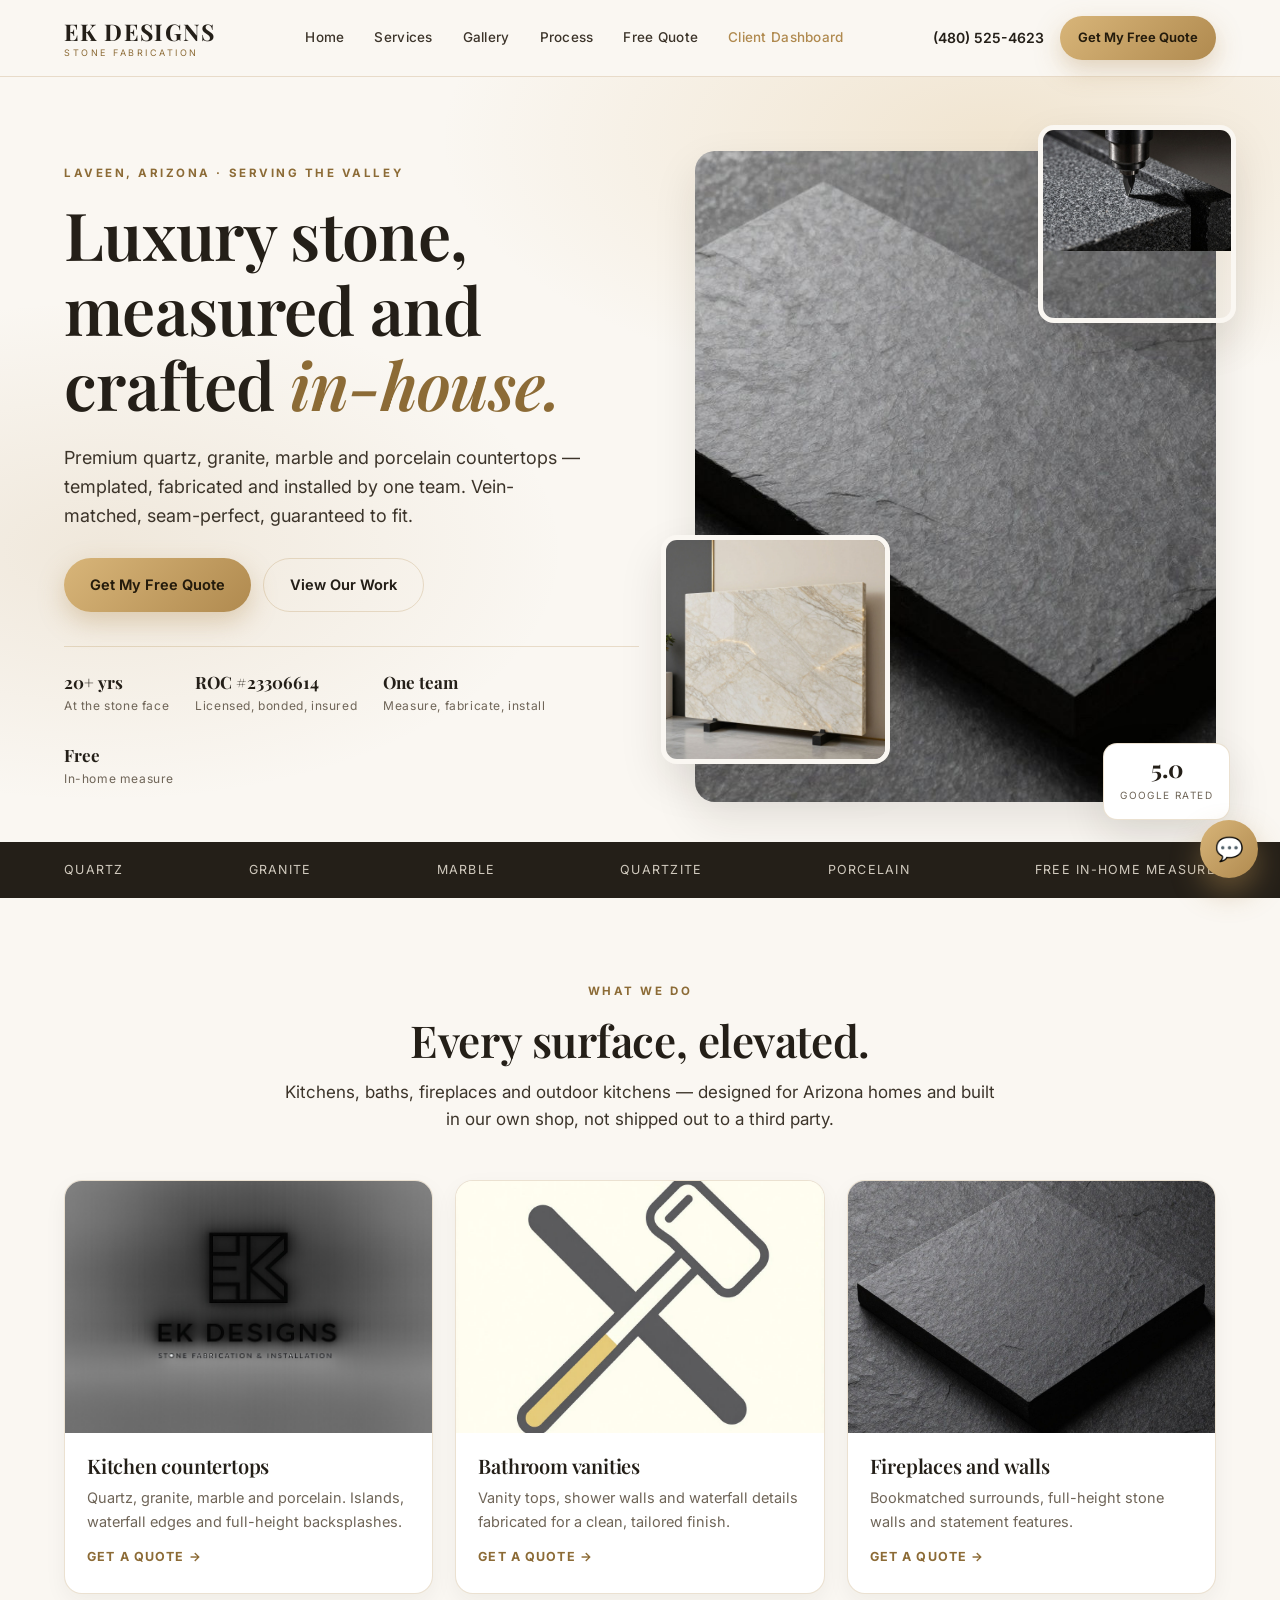
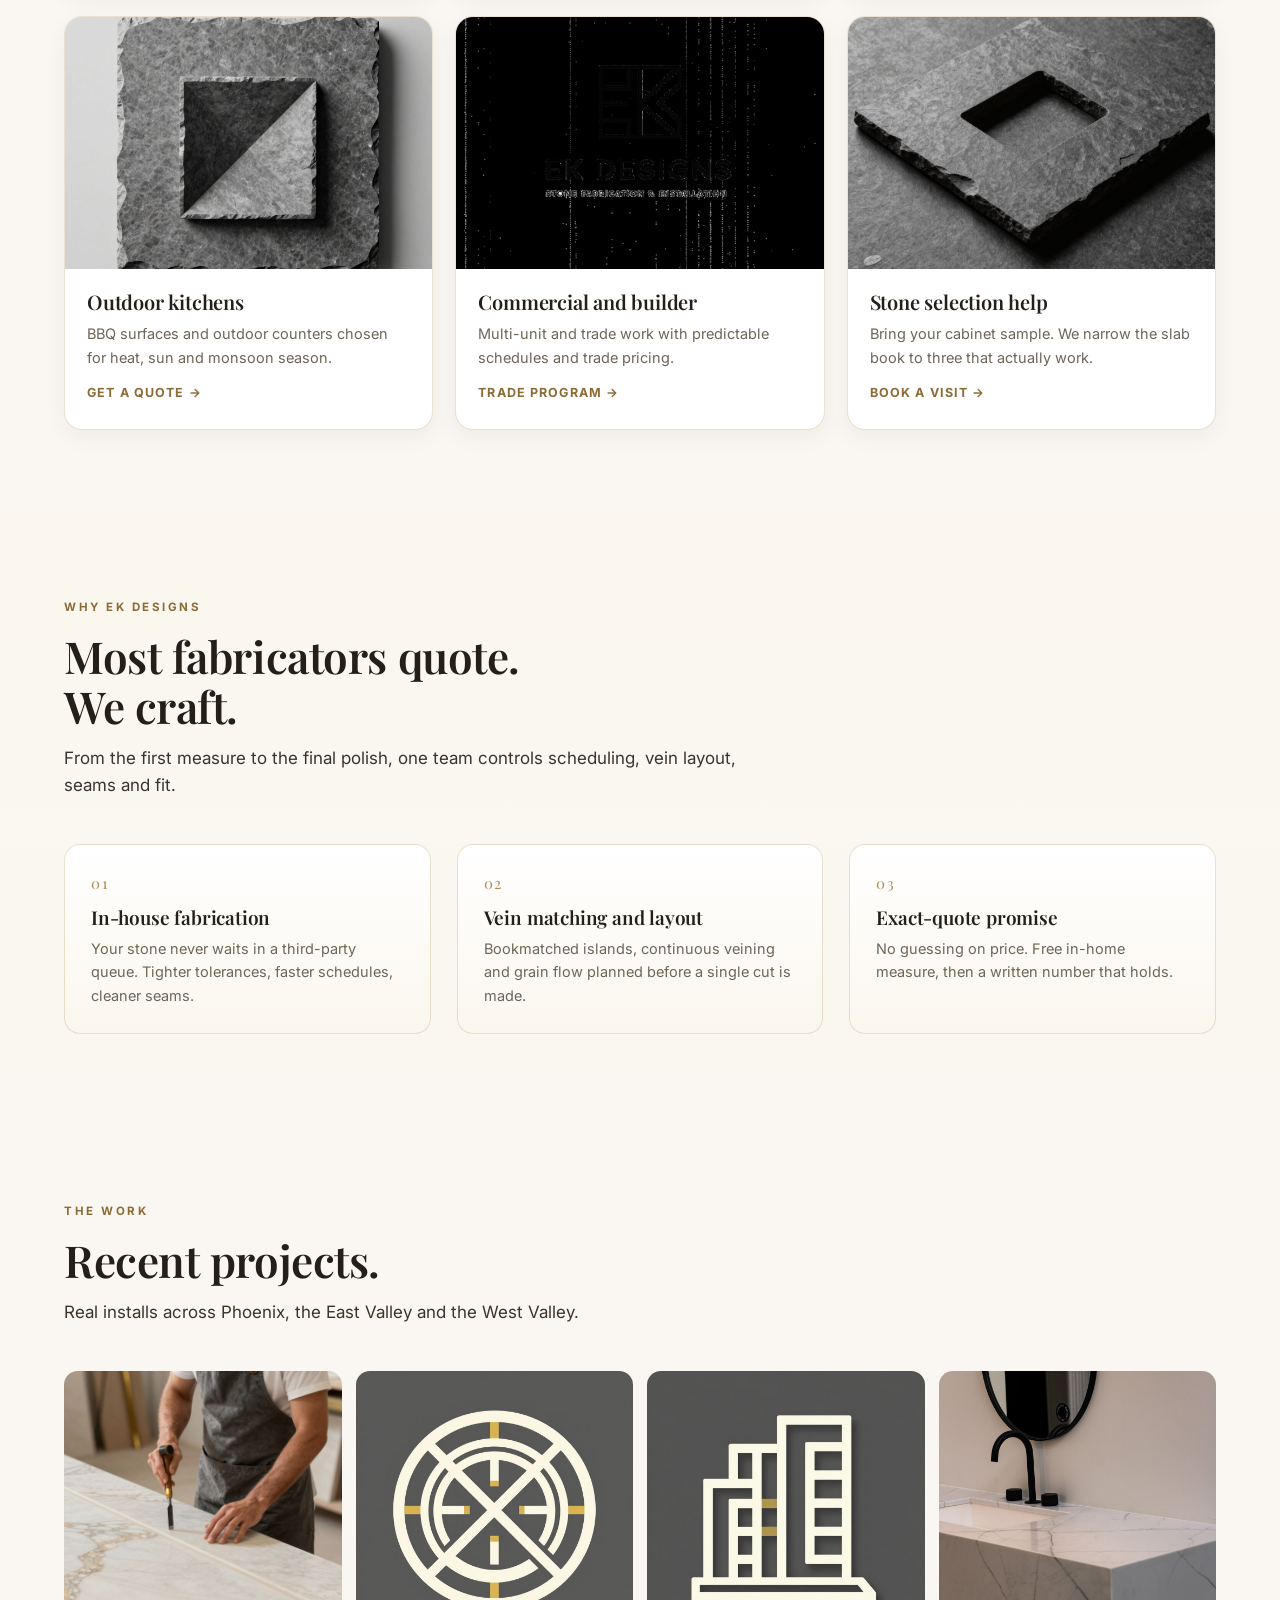
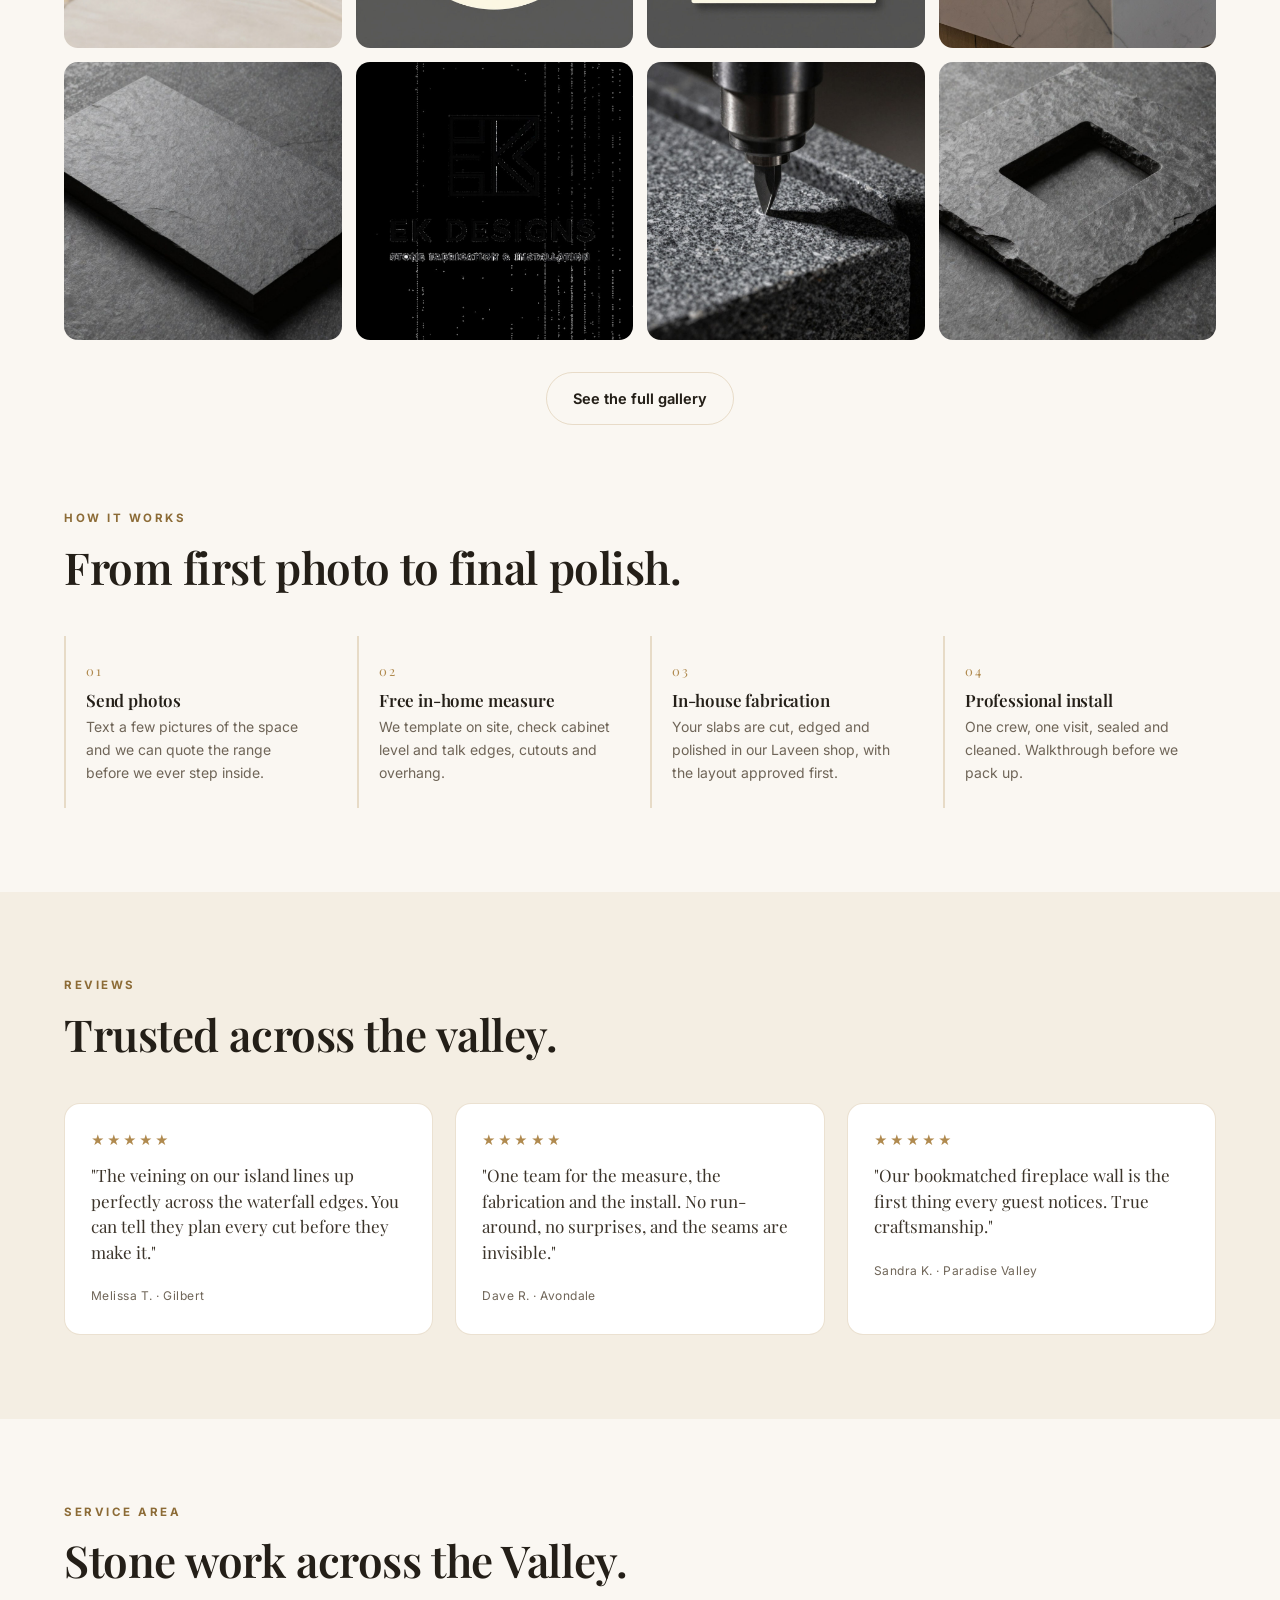
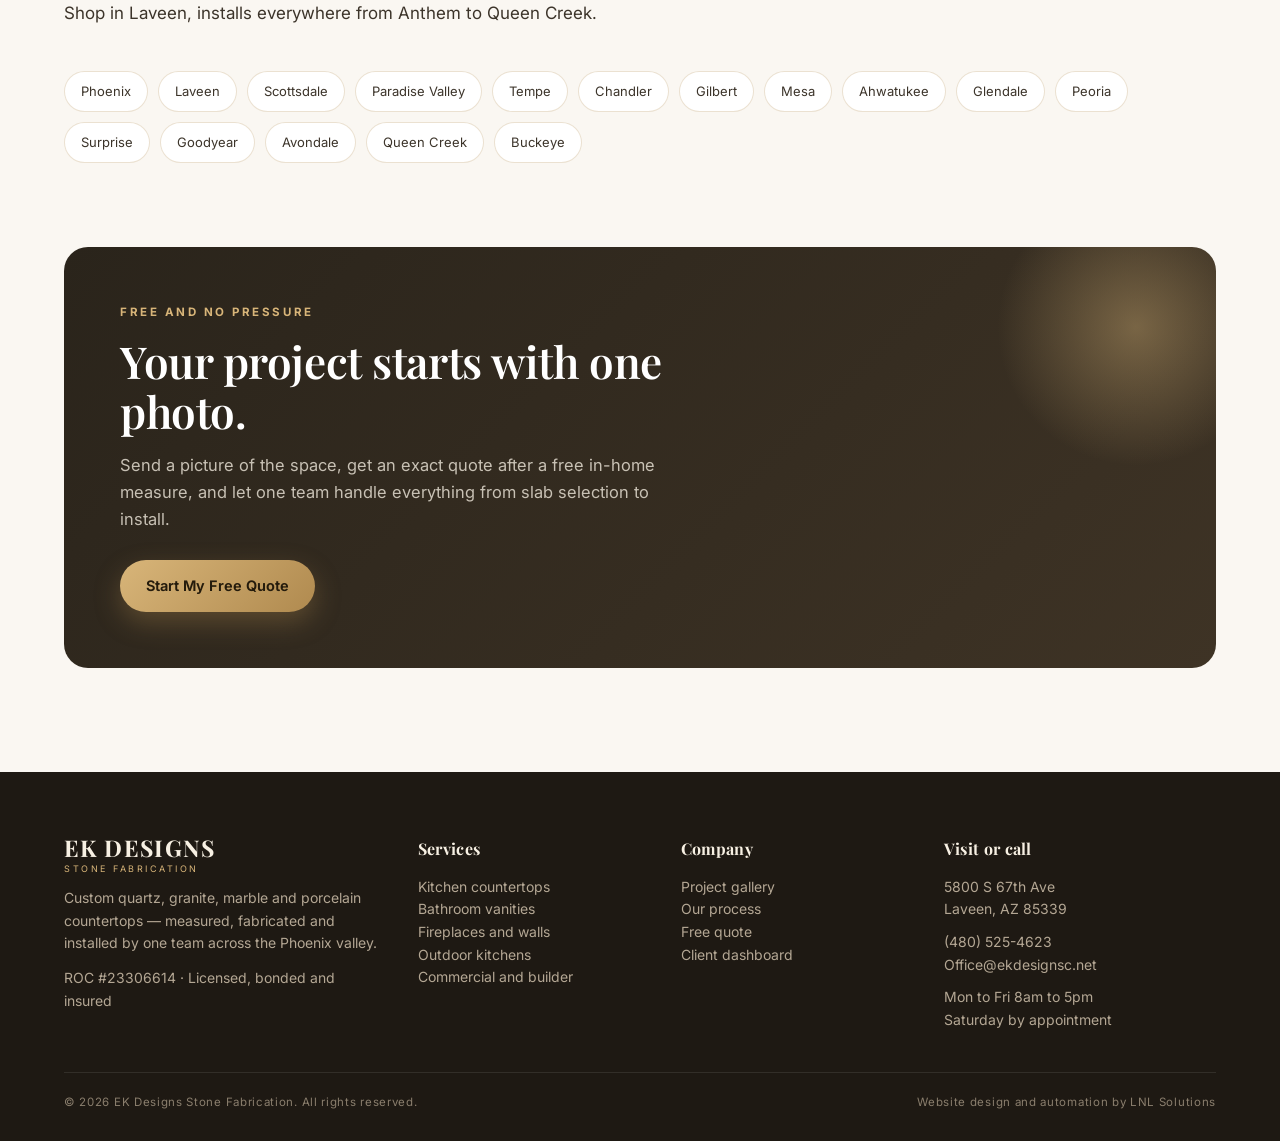
<file: index.html>
<!DOCTYPE html>
<html lang="en"><head>
<meta charset="utf-8">
<meta name="viewport" content="width=device-width,initial-scale=1">
<title>Custom Marble & Quartz Countertops Phoenix, AZ | EK Designs</title>
<meta name="description" content="EK Designs fabricates custom quartz, granite, marble and porcelain countertops in Laveen, Arizona and installs across the Phoenix valley. Free in-home measure and exact quote.">
<link rel="preconnect" href="https://fonts.googleapis.com">
<link rel="preconnect" href="https://fonts.gstatic.com" crossorigin>
<link href="https://fonts.googleapis.com/css2?family=Playfair+Display:ital,wght@0,500;0,600;0,700;1,500&family=Inter:wght@400;500;600;700&display=swap" rel="stylesheet">
<link rel="stylesheet" href="assets/css/brand.css">
</head><body>
<header>
  <div class="wrap nav">
    <a class="logo" href="index.html"><b>EK DESIGNS</b><span>Stone Fabrication</span></a>
    <nav class="links" id="navlinks">
      <a href="index.html">Home</a>
      <a href="services.html">Services</a>
      <a href="gallery.html">Gallery</a>
      <a href="process.html">Process</a>
      <a href="quote.html">Free Quote</a>
      <a href="admin.html" style="color:#B08A4F">Client Dashboard</a>
    </nav>
    <div class="hnav">
      <a class="hphone" href="tel:+14805254623">(480) 525-4623</a>
      <a class="btn btn--gold btn--sm" href="quote.html">Get My Free Quote</a>
      <button class="burger" id="burger" aria-label="Menu">☰</button>
    </div>
  </div>
</header>

<section class="hero">
  <div class="wrap hero-grid">
    <div>
      <div class="eyebrow">Laveen, Arizona · Serving the Valley</div>
      <h1>Luxury stone,<br>measured and crafted <em>in-house.</em></h1>
      <p class="lead">Premium quartz, granite, marble and porcelain countertops — templated, fabricated and installed by one team. Vein-matched, seam-perfect, guaranteed to fit.</p>
      <div class="hero-cta">
        <a class="btn btn--gold" href="quote.html">Get My Free Quote</a>
        <a class="btn btn--line" href="gallery.html">View Our Work</a>
      </div>
      <div class="trust">
        <div><b>20+ yrs</b>At the stone face</div>
        <div><b>ROC #23306614</b>Licensed, bonded, insured</div>
        <div><b>One team</b>Measure, fabricate, install</div>
        <div><b>Free</b>In-home measure</div>
      </div>
    </div>
    <div class="hero-art">
      <div class="main"><img src="assets/img/proj8.jpg" alt="Quartz kitchen island with waterfall edge by EK Designs"></div>
      <div class="float f1"><img src="assets/img/proj3.jpg" alt="Marble bathroom vanity"></div>
      <div class="float f2"><img src="assets/img/proj11.jpg" alt="Stone fireplace surround"></div>
      <div class="badge"><b>5.0</b><span>Google rated</span></div>
    </div>
  </div>
</section>

<div class="strip"><div class="wrap">
  <span>Quartz</span><span>Granite</span><span>Marble</span><span>Quartzite</span><span>Porcelain</span><span>Free in-home measure</span>
</div></div>

<section>
  <div class="wrap">
    <div class="sec-head center">
      <div class="eyebrow">What we do</div>
      <h2>Every surface, elevated.</h2>
      <p>Kitchens, baths, fireplaces and outdoor kitchens — designed for Arizona homes and built in our own shop, not shipped out to a third party.</p>
    </div>
    <div class="svc">
      <article class="card"><div class="card__img"><img src="assets/img/proj1.jpg" alt="Kitchen countertops"></div>
        <div class="card__b"><h3>Kitchen countertops</h3><p>Quartz, granite, marble and porcelain. Islands, waterfall edges and full-height backsplashes.</p><a href="quote.html">Get a quote →</a></div></article>
      <article class="card"><div class="card__img"><img src="assets/img/proj5.jpg" alt="Bathroom vanities"></div>
        <div class="card__b"><h3>Bathroom vanities</h3><p>Vanity tops, shower walls and waterfall details fabricated for a clean, tailored finish.</p><a href="quote.html">Get a quote →</a></div></article>
      <article class="card"><div class="card__img"><img src="assets/img/proj12.jpg" alt="Fireplace surrounds"></div>
        <div class="card__b"><h3>Fireplaces and walls</h3><p>Bookmatched surrounds, full-height stone walls and statement features.</p><a href="quote.html">Get a quote →</a></div></article>
      <article class="card"><div class="card__img"><img src="assets/img/proj9.jpg" alt="Outdoor kitchens"></div>
        <div class="card__b"><h3>Outdoor kitchens</h3><p>BBQ surfaces and outdoor counters chosen for heat, sun and monsoon season.</p><a href="quote.html">Get a quote →</a></div></article>
      <article class="card"><div class="card__img"><img src="assets/img/proj10.jpg" alt="Commercial stone"></div>
        <div class="card__b"><h3>Commercial and builder</h3><p>Multi-unit and trade work with predictable schedules and trade pricing.</p><a href="services.html">Trade program →</a></div></article>
      <article class="card"><div class="card__img"><img src="assets/img/proj13.jpg" alt="Stone selection"></div>
        <div class="card__b"><h3>Stone selection help</h3><p>Bring your cabinet sample. We narrow the slab book to three that actually work.</p><a href="quote.html">Book a visit →</a></div></article>
    </div>
  </div>
</section>

<section style="background:linear-gradient(180deg,#FBF7EF,#FAF7F2)">
  <div class="wrap">
    <div class="sec-head"><div class="eyebrow">Why EK Designs</div>
      <h2>Most fabricators quote.<br>We craft.</h2>
      <p>From the first measure to the final polish, one team controls scheduling, vein layout, seams and fit.</p></div>
    <div class="why">
      <div class="item"><div class="n">01</div><h3>In-house fabrication</h3><p>Your stone never waits in a third-party queue. Tighter tolerances, faster schedules, cleaner seams.</p></div>
      <div class="item"><div class="n">02</div><h3>Vein matching and layout</h3><p>Bookmatched islands, continuous veining and grain flow planned before a single cut is made.</p></div>
      <div class="item"><div class="n">03</div><h3>Exact-quote promise</h3><p>No guessing on price. Free in-home measure, then a written number that holds.</p></div>
    </div>
  </div>
</section>

<section>
  <div class="wrap">
    <div class="sec-head"><div class="eyebrow">The work</div><h2>Recent projects.</h2>
      <p>Real installs across Phoenix, the East Valley and the West Valley.</p></div>
    <div class="gal">
      <figure><img src="assets/img/proj2.jpg" alt=""><figcaption>Quartz island · Gilbert</figcaption></figure>
      <figure><img src="assets/img/proj4.jpg" alt=""><figcaption>Marble vanity · Scottsdale</figcaption></figure>
      <figure><img src="assets/img/proj6.jpg" alt=""><figcaption>Granite kitchen · Laveen</figcaption></figure>
      <figure><img src="assets/img/proj7.jpg" alt=""><figcaption>Waterfall edge · Chandler</figcaption></figure>
      <figure><img src="assets/img/proj8.jpg" alt=""><figcaption>Quartz perimeter · Phoenix</figcaption></figure>
      <figure><img src="assets/img/proj10.jpg" alt=""><figcaption>Outdoor kitchen · Ahwatukee</figcaption></figure>
      <figure><img src="assets/img/proj11.jpg" alt=""><figcaption>Fireplace wall · Paradise Valley</figcaption></figure>
      <figure><img src="assets/img/proj13.jpg" alt=""><figcaption>Full-height splash · Mesa</figcaption></figure>
    </div>
    <div style="text-align:center;margin-top:32px"><a class="btn btn--line" href="gallery.html">See the full gallery</a></div>
  </div>
</section>

<section style="padding-top:0">
  <div class="wrap">
    <div class="sec-head"><div class="eyebrow">How it works</div><h2>From first photo to final polish.</h2></div>
    <div class="steps">
      <div class="step"><h3>Send photos</h3><p>Text a few pictures of the space and we can quote the range before we ever step inside.</p></div>
      <div class="step"><h3>Free in-home measure</h3><p>We template on site, check cabinet level and talk edges, cutouts and overhang.</p></div>
      <div class="step"><h3>In-house fabrication</h3><p>Your slabs are cut, edged and polished in our Laveen shop, with the layout approved first.</p></div>
      <div class="step"><h3>Professional install</h3><p>One crew, one visit, sealed and cleaned. Walkthrough before we pack up.</p></div>
    </div>
  </div>
</section>

<section style="background:#F4EEE3">
  <div class="wrap">
    <div class="sec-head"><div class="eyebrow">Reviews</div><h2>Trusted across the valley.</h2></div>
    <div class="revs">
      <div class="rev"><div class="stars">★★★★★</div><p>"The veining on our island lines up perfectly across the waterfall edges. You can tell they plan every cut before they make it."</p><small>Melissa T. · Gilbert</small></div>
      <div class="rev"><div class="stars">★★★★★</div><p>"One team for the measure, the fabrication and the install. No run-around, no surprises, and the seams are invisible."</p><small>Dave R. · Avondale</small></div>
      <div class="rev"><div class="stars">★★★★★</div><p>"Our bookmatched fireplace wall is the first thing every guest notices. True craftsmanship."</p><small>Sandra K. · Paradise Valley</small></div>
    </div>
  </div>
</section>

<section>
  <div class="wrap">
    <div class="sec-head"><div class="eyebrow">Service area</div><h2>Stone work across the Valley.</h2>
      <p>Shop in Laveen, installs everywhere from Anthem to Queen Creek.</p></div>
    <div class="areas">
      <span>Phoenix</span><span>Laveen</span><span>Scottsdale</span><span>Paradise Valley</span><span>Tempe</span><span>Chandler</span>
      <span>Gilbert</span><span>Mesa</span><span>Ahwatukee</span><span>Glendale</span><span>Peoria</span><span>Surprise</span>
      <span>Goodyear</span><span>Avondale</span><span>Queen Creek</span><span>Buckeye</span>
    </div>
  </div>
</section>

<section style="padding-top:0">
  <div class="wrap">
    <div class="cta">
      <div class="eyebrow" style="color:#D8B579">Free and no pressure</div>
      <h2>Your project starts with one photo.</h2>
      <p>Send a picture of the space, get an exact quote after a free in-home measure, and let one team handle everything from slab selection to install.</p>
      <a class="btn btn--gold" href="quote.html">Start My Free Quote</a>
    </div>
  </div>
</section>

<footer>
  <div class="wrap">
    <div class="fgrid">
      <div>
        <a class="logo" href="index.html" style="margin-bottom:14px"><b style="color:#F7F0E3">EK DESIGNS</b><span style="color:#D8B579">Stone Fabrication</span></a>
        <p>Custom quartz, granite, marble and porcelain countertops — measured, fabricated and installed by one team across the Phoenix valley.</p>
        <p style="margin-top:12px">ROC #23306614 · Licensed, bonded and insured</p>
      </div>
      <div>
        <h4>Services</h4>
        <p><a href="services.html">Kitchen countertops</a></p>
        <p><a href="services.html">Bathroom vanities</a></p>
        <p><a href="services.html">Fireplaces and walls</a></p>
        <p><a href="services.html">Outdoor kitchens</a></p>
        <p><a href="services.html">Commercial and builder</a></p>
      </div>
      <div>
        <h4>Company</h4>
        <p><a href="gallery.html">Project gallery</a></p>
        <p><a href="process.html">Our process</a></p>
        <p><a href="quote.html">Free quote</a></p>
        <p><a href="admin.html">Client dashboard</a></p>
      </div>
      <div>
        <h4>Visit or call</h4>
        <p>5800 S 67th Ave<br>Laveen, AZ 85339</p>
        <p style="margin-top:10px"><a href="tel:+14805254623">(480) 525-4623</a></p>
        <p><a href="mailto:Office@ekdesignsc.net">Office@ekdesignsc.net</a></p>
        <p style="margin-top:10px">Mon to Fri 8am to 5pm<br>Saturday by appointment</p>
      </div>
    </div>
    <div class="fbot">
      <span>© 2026 EK Designs Stone Fabrication. All rights reserved.</span>
      <span>Website design and automation by LNL Solutions</span>
    </div>
  </div>
</footer>

<button id="ekFab" aria-label="Chat with EK Designs">💬</button>
<div id="ekChat">
  <div class="ekh">
    <div class="av">EK</div>
    <div><b>EK Designs Assistant</b><span>Replies in under a minute</span></div>
    <button aria-label="Close">×</button>
  </div>
  <div class="ekb"></div>
  <div class="ekf"><input placeholder="Type your message..."><button aria-label="Send">↑</button></div>
  <div class="eknote">Instant answers · Free in-home measure</div>
</div>
<script src="assets/js/site.js"></script>
</body></html>
</file>
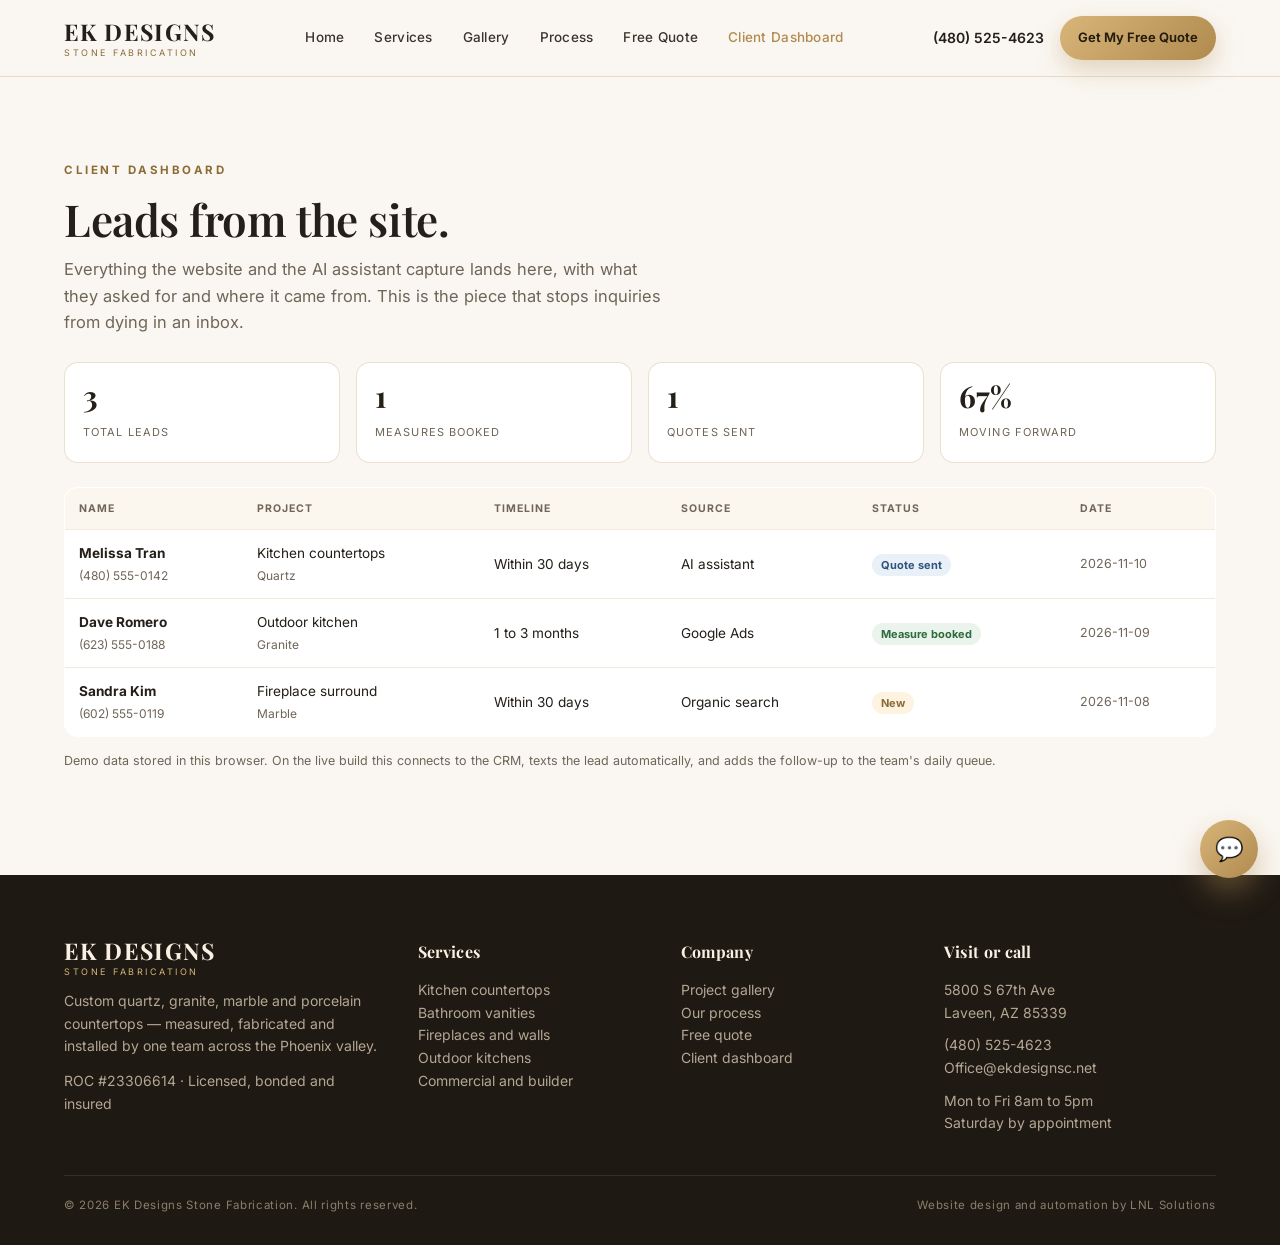
<file: admin.html>
<!DOCTYPE html>
<html lang="en"><head>
<meta charset="utf-8">
<meta name="viewport" content="width=device-width,initial-scale=1">
<title>Lead Dashboard | EK Designs</title>
<meta name="description" content="Leads captured by the EK Designs website and AI assistant.">
<link rel="preconnect" href="https://fonts.googleapis.com">
<link rel="preconnect" href="https://fonts.gstatic.com" crossorigin>
<link href="https://fonts.googleapis.com/css2?family=Playfair+Display:ital,wght@0,500;0,600;0,700;1,500&family=Inter:wght@400;500;600;700&display=swap" rel="stylesheet">
<link rel="stylesheet" href="assets/css/brand.css">
</head><body>
<header>
  <div class="wrap nav">
    <a class="logo" href="index.html"><b>EK DESIGNS</b><span>Stone Fabrication</span></a>
    <nav class="links" id="navlinks">
      <a href="index.html">Home</a>
      <a href="services.html">Services</a>
      <a href="gallery.html">Gallery</a>
      <a href="process.html">Process</a>
      <a href="quote.html">Free Quote</a>
      <a href="admin.html" style="color:#B08A4F">Client Dashboard</a>
    </nav>
    <div class="hnav">
      <a class="hphone" href="tel:+14805254623">(480) 525-4623</a>
      <a class="btn btn--gold btn--sm" href="quote.html">Get My Free Quote</a>
      <button class="burger" id="burger" aria-label="Menu">☰</button>
    </div>
  </div>
</header>

<section style="padding-bottom:26px"><div class="wrap">
  <div class="eyebrow">Client dashboard</div>
  <h1 style="font-size:44px">Leads from the site.</h1>
  <p class="muted" style="max-width:600px;margin-top:12px">Everything the website and the AI assistant capture lands here, with what they asked for and where it came from. This is the piece that stops inquiries from dying in an inbox.</p>
</div></section>

<section style="padding-top:0"><div class="wrap">
  <div class="kpis">
    <div class="kpi"><b id="kTotal">0</b><span>Total leads</span></div>
    <div class="kpi"><b id="kMeasure">0</b><span>Measures booked</span></div>
    <div class="kpi"><b id="kQuote">0</b><span>Quotes sent</span></div>
    <div class="kpi"><b id="kRate">0%</b><span>Moving forward</span></div>
  </div>
  <table>
    <thead><tr><th>Name</th><th>Project</th><th>Timeline</th><th>Source</th><th>Status</th><th>Date</th></tr></thead>
    <tbody id="leadRows"></tbody>
  </table>
  <p class="muted" style="font-size:12.5px;margin-top:14px">Demo data stored in this browser. On the live build this connects to the CRM, texts the lead automatically, and adds the follow-up to the team's daily queue.</p>
</div></section>

<footer>
  <div class="wrap">
    <div class="fgrid">
      <div>
        <a class="logo" href="index.html" style="margin-bottom:14px"><b style="color:#F7F0E3">EK DESIGNS</b><span style="color:#D8B579">Stone Fabrication</span></a>
        <p>Custom quartz, granite, marble and porcelain countertops — measured, fabricated and installed by one team across the Phoenix valley.</p>
        <p style="margin-top:12px">ROC #23306614 · Licensed, bonded and insured</p>
      </div>
      <div>
        <h4>Services</h4>
        <p><a href="services.html">Kitchen countertops</a></p>
        <p><a href="services.html">Bathroom vanities</a></p>
        <p><a href="services.html">Fireplaces and walls</a></p>
        <p><a href="services.html">Outdoor kitchens</a></p>
        <p><a href="services.html">Commercial and builder</a></p>
      </div>
      <div>
        <h4>Company</h4>
        <p><a href="gallery.html">Project gallery</a></p>
        <p><a href="process.html">Our process</a></p>
        <p><a href="quote.html">Free quote</a></p>
        <p><a href="admin.html">Client dashboard</a></p>
      </div>
      <div>
        <h4>Visit or call</h4>
        <p>5800 S 67th Ave<br>Laveen, AZ 85339</p>
        <p style="margin-top:10px"><a href="tel:+14805254623">(480) 525-4623</a></p>
        <p><a href="mailto:Office@ekdesignsc.net">Office@ekdesignsc.net</a></p>
        <p style="margin-top:10px">Mon to Fri 8am to 5pm<br>Saturday by appointment</p>
      </div>
    </div>
    <div class="fbot">
      <span>© 2026 EK Designs Stone Fabrication. All rights reserved.</span>
      <span>Website design and automation by LNL Solutions</span>
    </div>
  </div>
</footer>

<button id="ekFab" aria-label="Chat with EK Designs">💬</button>
<div id="ekChat">
  <div class="ekh">
    <div class="av">EK</div>
    <div><b>EK Designs Assistant</b><span>Replies in under a minute</span></div>
    <button aria-label="Close">×</button>
  </div>
  <div class="ekb"></div>
  <div class="ekf"><input placeholder="Type your message..."><button aria-label="Send">↑</button></div>
  <div class="eknote">Instant answers · Free in-home measure</div>
</div>
<script src="assets/js/site.js"></script>
</body></html>
</file>
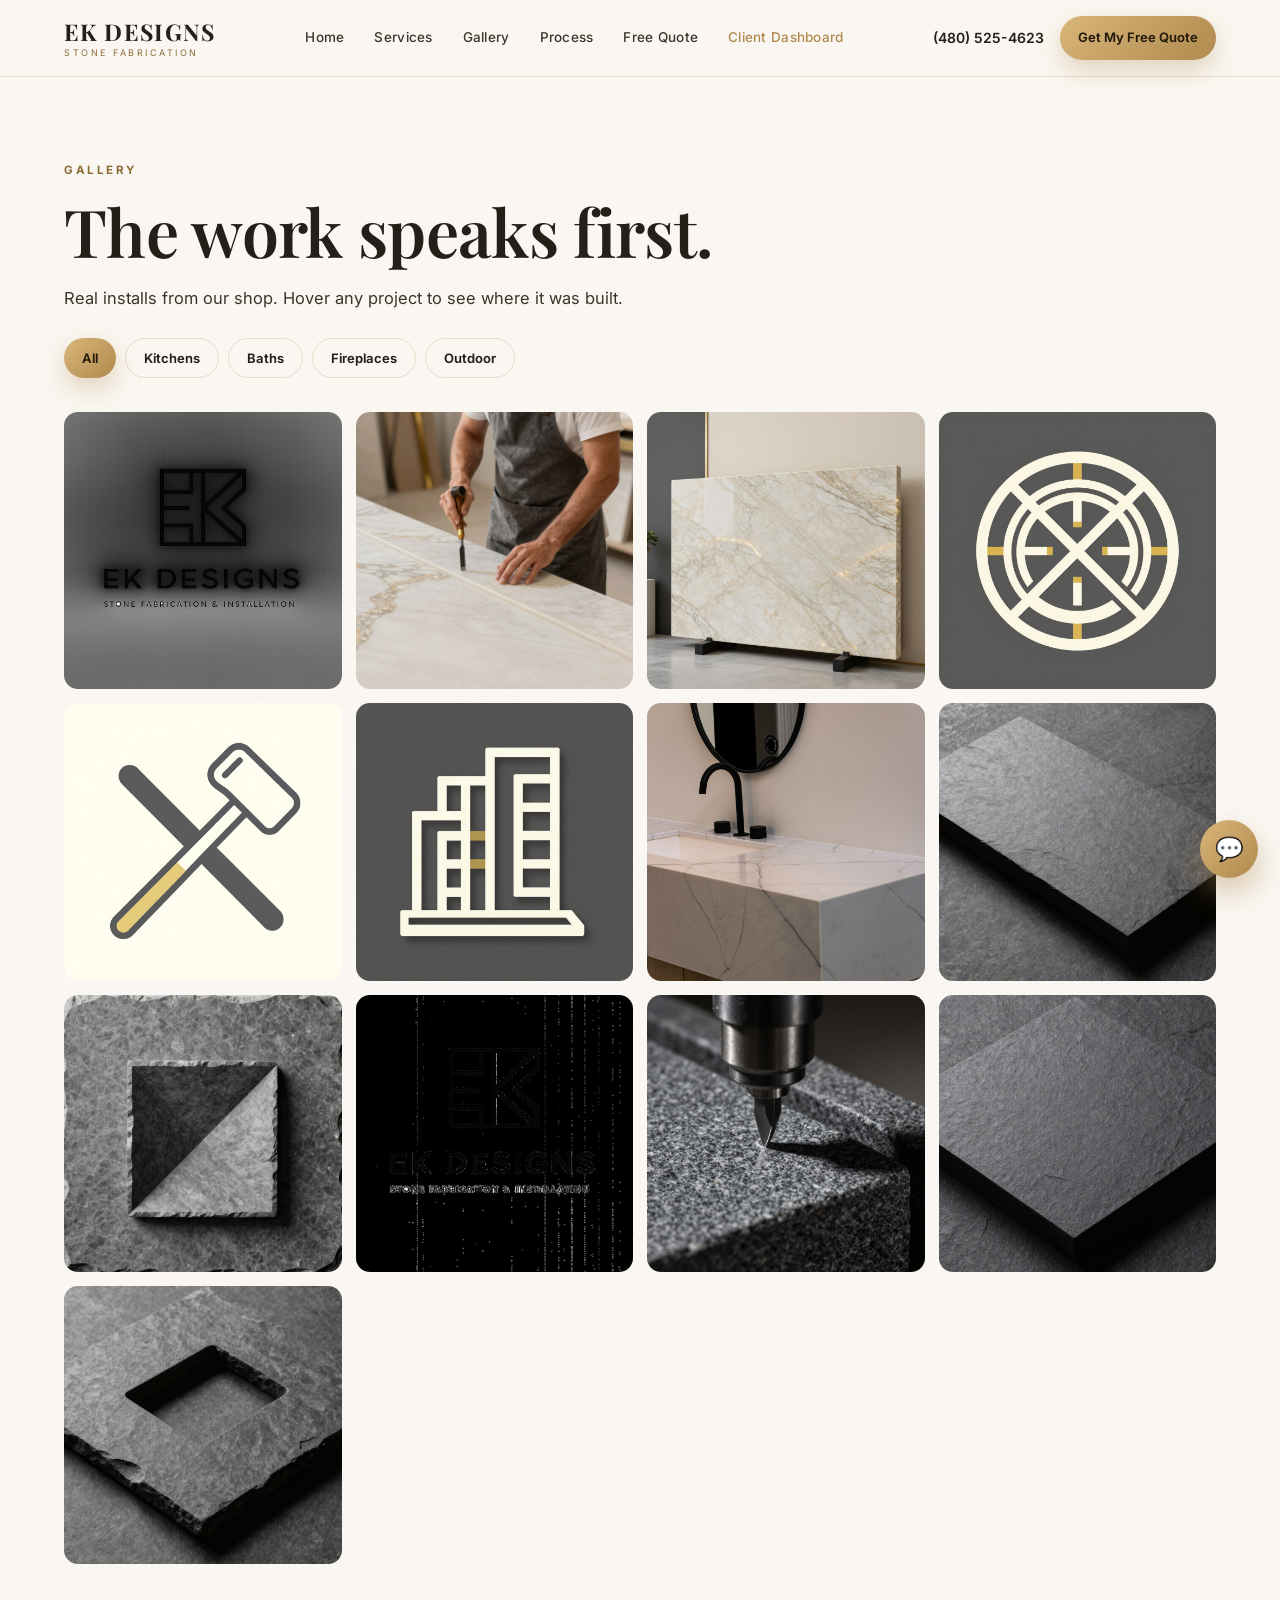
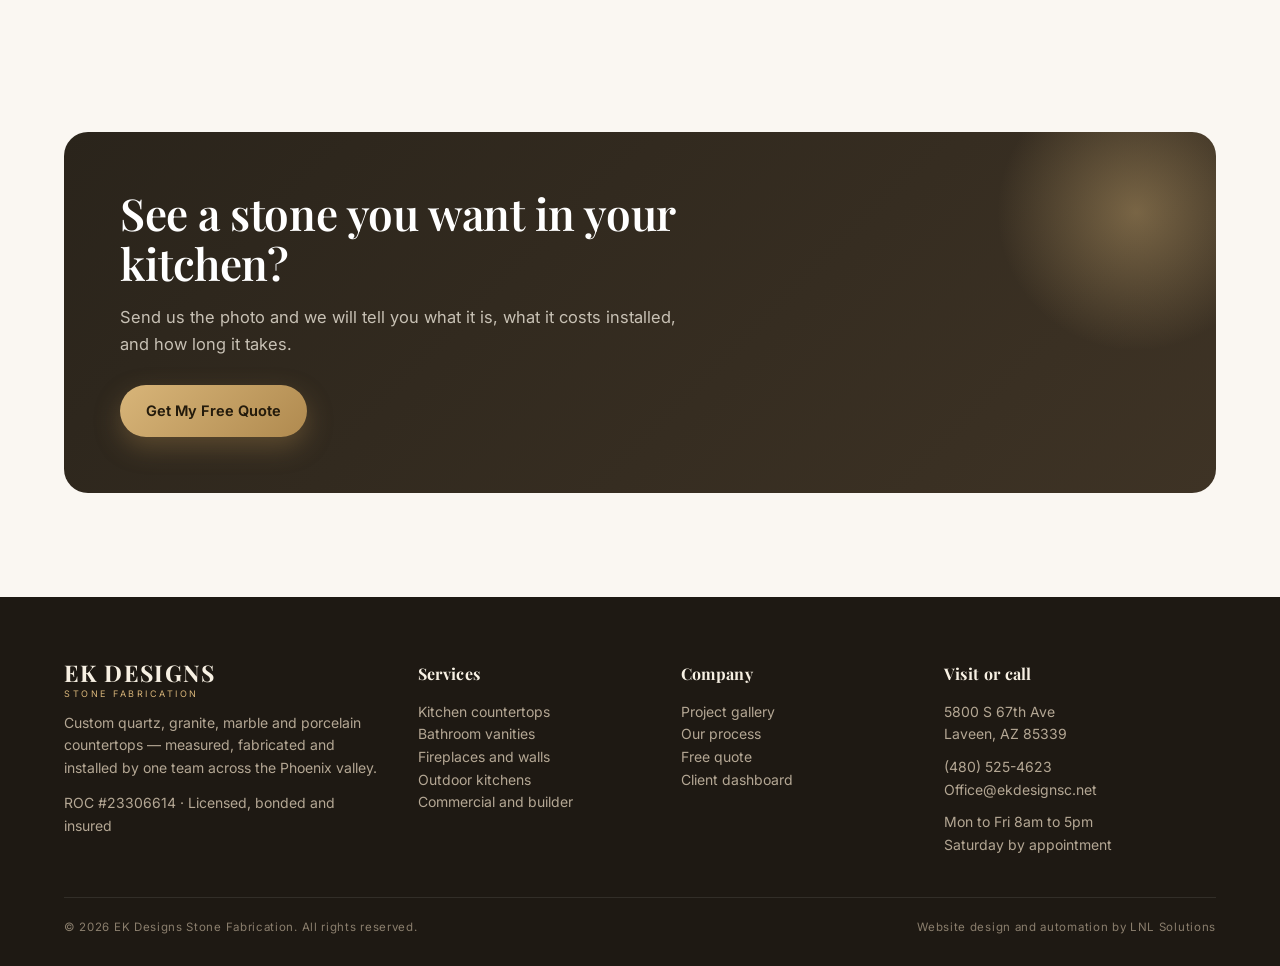
<file: gallery.html>
<!DOCTYPE html>
<html lang="en"><head>
<meta charset="utf-8">
<meta name="viewport" content="width=device-width,initial-scale=1">
<title>Project Gallery | EK Designs Countertops</title>
<meta name="description" content="Kitchen islands, bathroom vanities, fireplaces and outdoor kitchens fabricated by EK Designs across Phoenix.">
<link rel="preconnect" href="https://fonts.googleapis.com">
<link rel="preconnect" href="https://fonts.gstatic.com" crossorigin>
<link href="https://fonts.googleapis.com/css2?family=Playfair+Display:ital,wght@0,500;0,600;0,700;1,500&family=Inter:wght@400;500;600;700&display=swap" rel="stylesheet">
<link rel="stylesheet" href="assets/css/brand.css">
</head><body>
<header>
  <div class="wrap nav">
    <a class="logo" href="index.html"><b>EK DESIGNS</b><span>Stone Fabrication</span></a>
    <nav class="links" id="navlinks">
      <a href="index.html">Home</a>
      <a href="services.html">Services</a>
      <a href="gallery.html">Gallery</a>
      <a href="process.html">Process</a>
      <a href="quote.html">Free Quote</a>
      <a href="admin.html" style="color:#B08A4F">Client Dashboard</a>
    </nav>
    <div class="hnav">
      <a class="hphone" href="tel:+14805254623">(480) 525-4623</a>
      <a class="btn btn--gold btn--sm" href="quote.html">Get My Free Quote</a>
      <button class="burger" id="burger" aria-label="Menu">☰</button>
    </div>
  </div>
</header>

<section style="padding-bottom:34px"><div class="wrap">
  <div class="eyebrow">Gallery</div>
  <h1 style="max-width:700px">The work speaks first.</h1>
  <p class="lead" style="max-width:600px;margin-top:16px">Real installs from our shop. Hover any project to see where it was built.</p>
  <div id="gal" style="display:flex;gap:9px;flex-wrap:wrap;margin-top:26px">
    <button class="btn btn--sm btn--gold" data-filter="all">All</button>
    <button class="btn btn--sm btn--line" data-filter="Kitchen">Kitchens</button>
    <button class="btn btn--sm btn--line" data-filter="Bath">Baths</button>
    <button class="btn btn--sm btn--line" data-filter="Fireplace">Fireplaces</button>
    <button class="btn btn--sm btn--line" data-filter="Outdoor">Outdoor</button>
  </div>
</div></section>
<section style="padding-top:0"><div class="wrap">
  <div class="gal">
      <figure data-cat="Kitchen"><img src="assets/img/proj1.jpg" alt="Quartz perimeter · Gilbert"><figcaption>Quartz perimeter · Gilbert</figcaption></figure>
      <figure data-cat="Kitchen"><img src="assets/img/proj2.jpg" alt="Waterfall island · Scottsdale"><figcaption>Waterfall island · Scottsdale</figcaption></figure>
      <figure data-cat="Bath"><img src="assets/img/proj3.jpg" alt="Marble vanity · Paradise Valley"><figcaption>Marble vanity · Paradise Valley</figcaption></figure>
      <figure data-cat="Bath"><img src="assets/img/proj4.jpg" alt="Double vanity · Chandler"><figcaption>Double vanity · Chandler</figcaption></figure>
      <figure data-cat="Bath"><img src="assets/img/proj5.jpg" alt="Powder room · Phoenix"><figcaption>Powder room · Phoenix</figcaption></figure>
      <figure data-cat="Kitchen"><img src="assets/img/proj6.jpg" alt="Granite kitchen · Laveen"><figcaption>Granite kitchen · Laveen</figcaption></figure>
      <figure data-cat="Kitchen"><img src="assets/img/proj7.jpg" alt="Bookmatched island · Mesa"><figcaption>Bookmatched island · Mesa</figcaption></figure>
      <figure data-cat="Kitchen"><img src="assets/img/proj8.jpg" alt="Quartz island · Gilbert"><figcaption>Quartz island · Gilbert</figcaption></figure>
      <figure data-cat="Outdoor"><img src="assets/img/proj9.jpg" alt="Outdoor kitchen · Ahwatukee"><figcaption>Outdoor kitchen · Ahwatukee</figcaption></figure>
      <figure data-cat="Outdoor"><img src="assets/img/proj10.jpg" alt="BBQ island · Goodyear"><figcaption>BBQ island · Goodyear</figcaption></figure>
      <figure data-cat="Fireplace"><img src="assets/img/proj11.jpg" alt="Stone surround · Scottsdale"><figcaption>Stone surround · Scottsdale</figcaption></figure>
      <figure data-cat="Fireplace"><img src="assets/img/proj12.jpg" alt="Bookmatched wall · Paradise Valley"><figcaption>Bookmatched wall · Paradise Valley</figcaption></figure>
      <figure data-cat="Kitchen"><img src="assets/img/proj13.jpg" alt="Full-height splash · Tempe"><figcaption>Full-height splash · Tempe</figcaption></figure>
  </div>
</div></section>
<section><div class="wrap"><div class="cta">
  <h2>See a stone you want in your kitchen?</h2>
  <p>Send us the photo and we will tell you what it is, what it costs installed, and how long it takes.</p>
  <a class="btn btn--gold" href="quote.html">Get My Free Quote</a>
</div></div></section>

<footer>
  <div class="wrap">
    <div class="fgrid">
      <div>
        <a class="logo" href="index.html" style="margin-bottom:14px"><b style="color:#F7F0E3">EK DESIGNS</b><span style="color:#D8B579">Stone Fabrication</span></a>
        <p>Custom quartz, granite, marble and porcelain countertops — measured, fabricated and installed by one team across the Phoenix valley.</p>
        <p style="margin-top:12px">ROC #23306614 · Licensed, bonded and insured</p>
      </div>
      <div>
        <h4>Services</h4>
        <p><a href="services.html">Kitchen countertops</a></p>
        <p><a href="services.html">Bathroom vanities</a></p>
        <p><a href="services.html">Fireplaces and walls</a></p>
        <p><a href="services.html">Outdoor kitchens</a></p>
        <p><a href="services.html">Commercial and builder</a></p>
      </div>
      <div>
        <h4>Company</h4>
        <p><a href="gallery.html">Project gallery</a></p>
        <p><a href="process.html">Our process</a></p>
        <p><a href="quote.html">Free quote</a></p>
        <p><a href="admin.html">Client dashboard</a></p>
      </div>
      <div>
        <h4>Visit or call</h4>
        <p>5800 S 67th Ave<br>Laveen, AZ 85339</p>
        <p style="margin-top:10px"><a href="tel:+14805254623">(480) 525-4623</a></p>
        <p><a href="mailto:Office@ekdesignsc.net">Office@ekdesignsc.net</a></p>
        <p style="margin-top:10px">Mon to Fri 8am to 5pm<br>Saturday by appointment</p>
      </div>
    </div>
    <div class="fbot">
      <span>© 2026 EK Designs Stone Fabrication. All rights reserved.</span>
      <span>Website design and automation by LNL Solutions</span>
    </div>
  </div>
</footer>

<button id="ekFab" aria-label="Chat with EK Designs">💬</button>
<div id="ekChat">
  <div class="ekh">
    <div class="av">EK</div>
    <div><b>EK Designs Assistant</b><span>Replies in under a minute</span></div>
    <button aria-label="Close">×</button>
  </div>
  <div class="ekb"></div>
  <div class="ekf"><input placeholder="Type your message..."><button aria-label="Send">↑</button></div>
  <div class="eknote">Instant answers · Free in-home measure</div>
</div>
<script src="assets/js/site.js"></script>
</body></html>
</file>
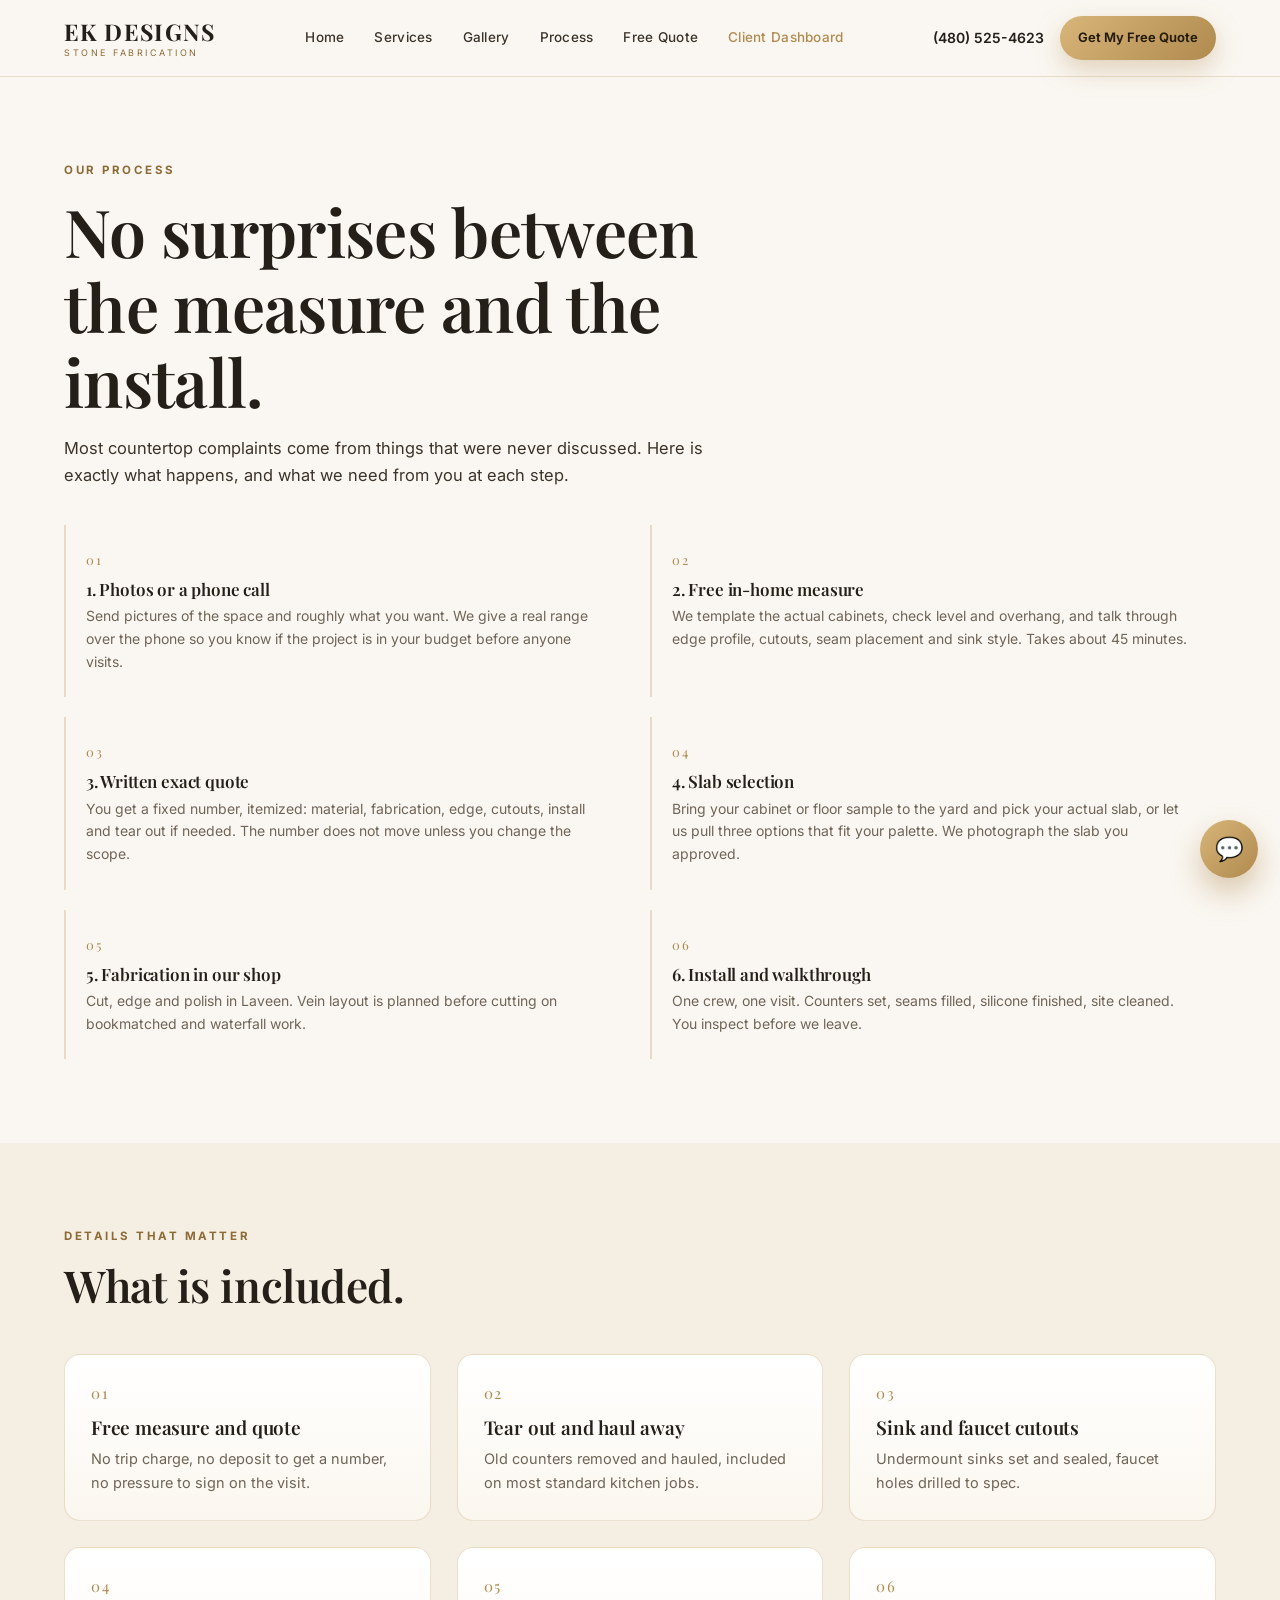
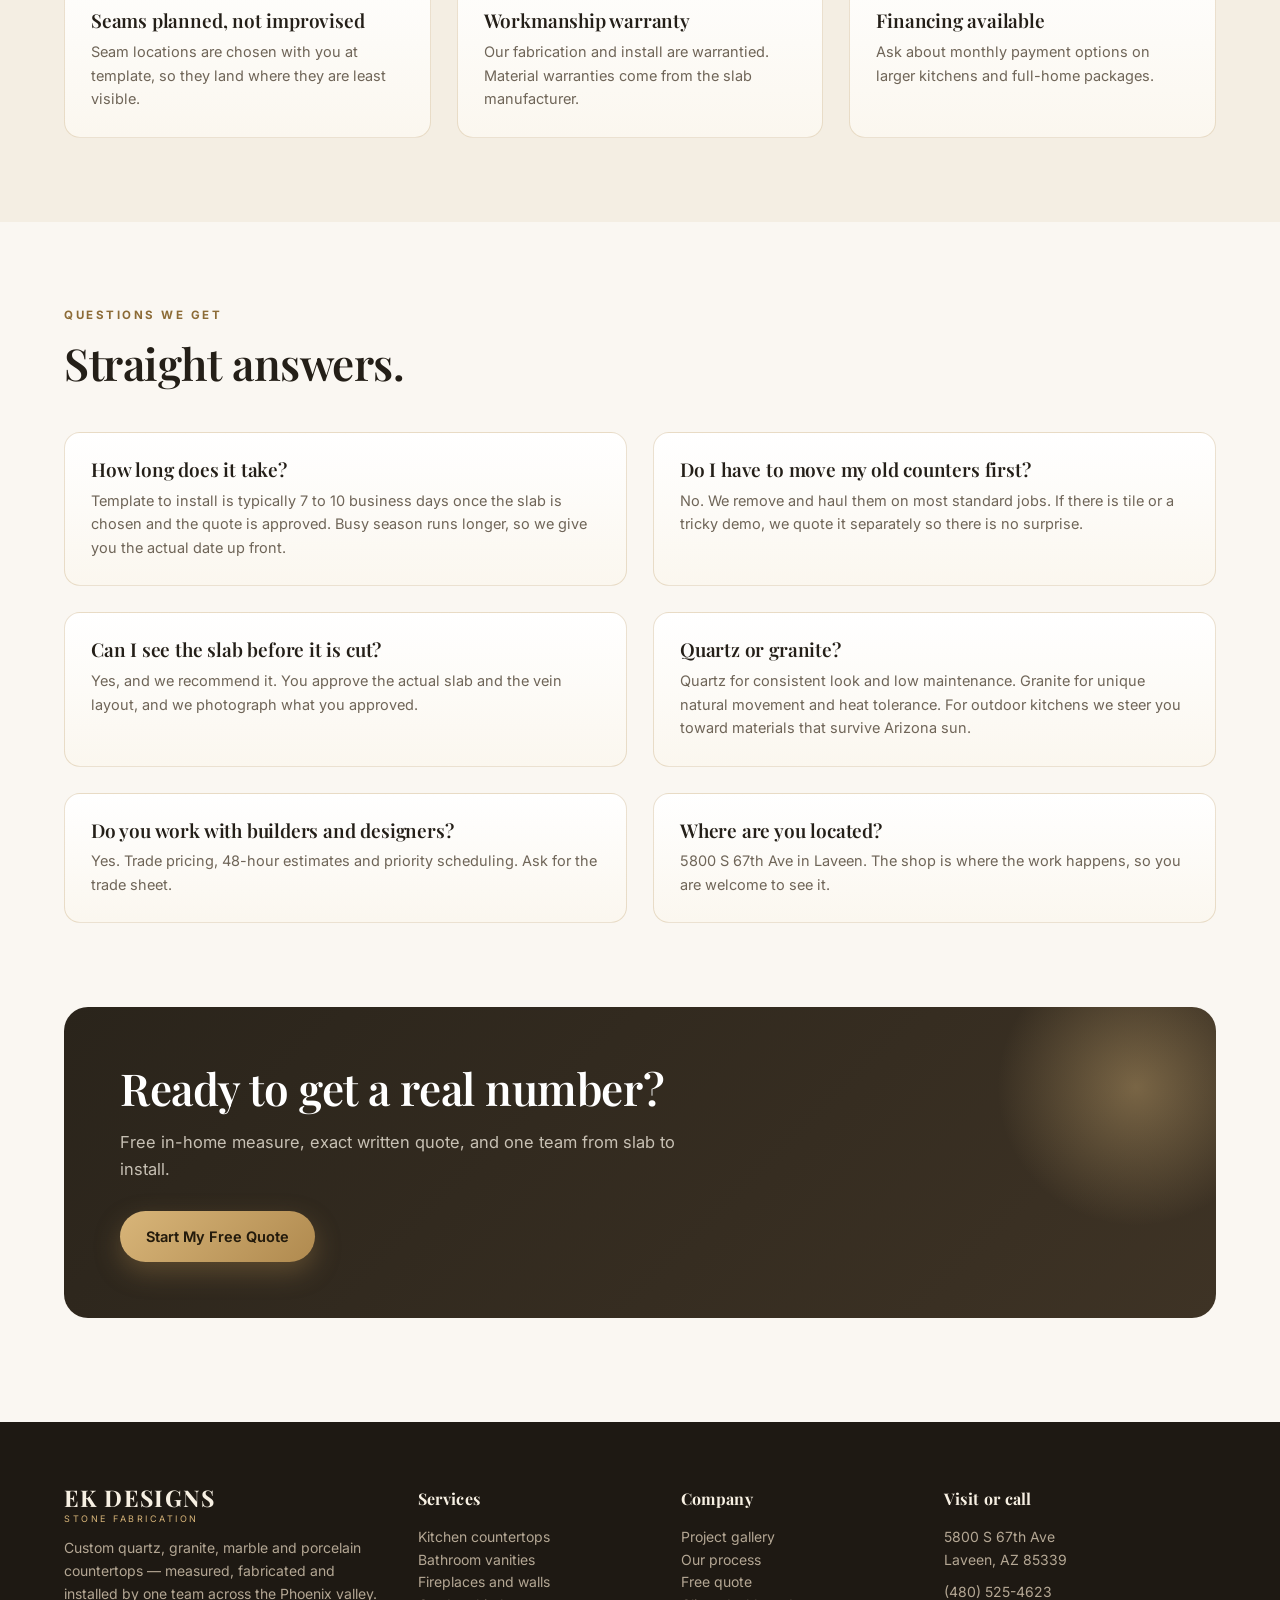
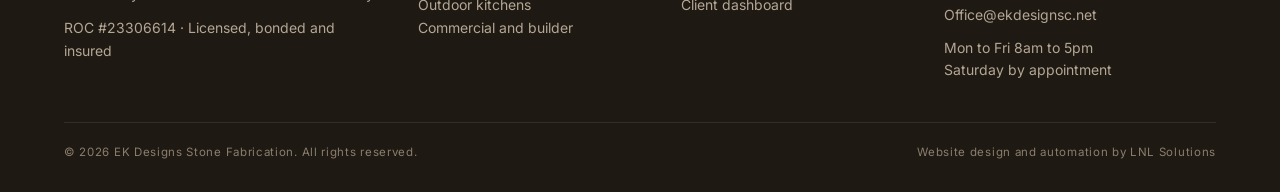
<file: process.html>
<!DOCTYPE html>
<html lang="en"><head>
<meta charset="utf-8">
<meta name="viewport" content="width=device-width,initial-scale=1">
<title>Our Process and What Is Included | EK Designs</title>
<meta name="description" content="How EK Designs measures, quotes, fabricates and installs countertops in Phoenix, plus what is included and answers to common questions.">
<link rel="preconnect" href="https://fonts.googleapis.com">
<link rel="preconnect" href="https://fonts.gstatic.com" crossorigin>
<link href="https://fonts.googleapis.com/css2?family=Playfair+Display:ital,wght@0,500;0,600;0,700;1,500&family=Inter:wght@400;500;600;700&display=swap" rel="stylesheet">
<link rel="stylesheet" href="assets/css/brand.css">
</head><body>
<header>
  <div class="wrap nav">
    <a class="logo" href="index.html"><b>EK DESIGNS</b><span>Stone Fabrication</span></a>
    <nav class="links" id="navlinks">
      <a href="index.html">Home</a>
      <a href="services.html">Services</a>
      <a href="gallery.html">Gallery</a>
      <a href="process.html">Process</a>
      <a href="quote.html">Free Quote</a>
      <a href="admin.html" style="color:#B08A4F">Client Dashboard</a>
    </nav>
    <div class="hnav">
      <a class="hphone" href="tel:+14805254623">(480) 525-4623</a>
      <a class="btn btn--gold btn--sm" href="quote.html">Get My Free Quote</a>
      <button class="burger" id="burger" aria-label="Menu">☰</button>
    </div>
  </div>
</header>

<section style="padding-bottom:36px"><div class="wrap">
  <div class="eyebrow">Our process</div>
  <h1 style="max-width:720px">No surprises between the measure and the install.</h1>
  <p class="lead" style="max-width:640px;margin-top:16px">Most countertop complaints come from things that were never discussed. Here is exactly what happens, and what we need from you at each step.</p>
</div></section>

<section style="padding-top:0"><div class="wrap">
  <div class="steps" style="grid-template-columns:1fr 1fr">
    <div class="step"><h3>1. Photos or a phone call</h3><p>Send pictures of the space and roughly what you want. We give a real range over the phone so you know if the project is in your budget before anyone visits.</p></div>
    <div class="step"><h3>2. Free in-home measure</h3><p>We template the actual cabinets, check level and overhang, and talk through edge profile, cutouts, seam placement and sink style. Takes about 45 minutes.</p></div>
    <div class="step"><h3>3. Written exact quote</h3><p>You get a fixed number, itemized: material, fabrication, edge, cutouts, install and tear out if needed. The number does not move unless you change the scope.</p></div>
    <div class="step"><h3>4. Slab selection</h3><p>Bring your cabinet or floor sample to the yard and pick your actual slab, or let us pull three options that fit your palette. We photograph the slab you approved.</p></div>
    <div class="step"><h3>5. Fabrication in our shop</h3><p>Cut, edge and polish in Laveen. Vein layout is planned before cutting on bookmatched and waterfall work.</p></div>
    <div class="step"><h3>6. Install and walkthrough</h3><p>One crew, one visit. Counters set, seams filled, silicone finished, site cleaned. You inspect before we leave.</p></div>
  </div>
</div></section>

<section style="background:#F4EEE3"><div class="wrap">
  <div class="sec-head"><div class="eyebrow">Details that matter</div><h2>What is included.</h2></div>
  <div class="why">
    <div class="item"><div class="n">01</div><h3>Free measure and quote</h3><p>No trip charge, no deposit to get a number, no pressure to sign on the visit.</p></div>
    <div class="item"><div class="n">02</div><h3>Tear out and haul away</h3><p>Old counters removed and hauled, included on most standard kitchen jobs.</p></div>
    <div class="item"><div class="n">03</div><h3>Sink and faucet cutouts</h3><p>Undermount sinks set and sealed, faucet holes drilled to spec.</p></div>
    <div class="item"><div class="n">04</div><h3>Seams planned, not improvised</h3><p>Seam locations are chosen with you at template, so they land where they are least visible.</p></div>
    <div class="item"><div class="n">05</div><h3>Workmanship warranty</h3><p>Our fabrication and install are warrantied. Material warranties come from the slab manufacturer.</p></div>
    <div class="item"><div class="n">06</div><h3>Financing available</h3><p>Ask about monthly payment options on larger kitchens and full-home packages.</p></div>
  </div>
</div></section>

<section><div class="wrap">
  <div class="sec-head"><div class="eyebrow">Questions we get</div><h2>Straight answers.</h2></div>
  <div class="why" style="grid-template-columns:1fr 1fr">
    <div class="item"><h3>How long does it take?</h3><p>Template to install is typically 7 to 10 business days once the slab is chosen and the quote is approved. Busy season runs longer, so we give you the actual date up front.</p></div>
    <div class="item"><h3>Do I have to move my old counters first?</h3><p>No. We remove and haul them on most standard jobs. If there is tile or a tricky demo, we quote it separately so there is no surprise.</p></div>
    <div class="item"><h3>Can I see the slab before it is cut?</h3><p>Yes, and we recommend it. You approve the actual slab and the vein layout, and we photograph what you approved.</p></div>
    <div class="item"><h3>Quartz or granite?</h3><p>Quartz for consistent look and low maintenance. Granite for unique natural movement and heat tolerance. For outdoor kitchens we steer you toward materials that survive Arizona sun.</p></div>
    <div class="item"><h3>Do you work with builders and designers?</h3><p>Yes. Trade pricing, 48-hour estimates and priority scheduling. Ask for the trade sheet.</p></div>
    <div class="item"><h3>Where are you located?</h3><p>5800 S 67th Ave in Laveen. The shop is where the work happens, so you are welcome to see it.</p></div>
  </div>
</div></section>

<section style="padding-top:0"><div class="wrap"><div class="cta">
  <h2>Ready to get a real number?</h2>
  <p>Free in-home measure, exact written quote, and one team from slab to install.</p>
  <a class="btn btn--gold" href="quote.html">Start My Free Quote</a>
</div></div></section>

<footer>
  <div class="wrap">
    <div class="fgrid">
      <div>
        <a class="logo" href="index.html" style="margin-bottom:14px"><b style="color:#F7F0E3">EK DESIGNS</b><span style="color:#D8B579">Stone Fabrication</span></a>
        <p>Custom quartz, granite, marble and porcelain countertops — measured, fabricated and installed by one team across the Phoenix valley.</p>
        <p style="margin-top:12px">ROC #23306614 · Licensed, bonded and insured</p>
      </div>
      <div>
        <h4>Services</h4>
        <p><a href="services.html">Kitchen countertops</a></p>
        <p><a href="services.html">Bathroom vanities</a></p>
        <p><a href="services.html">Fireplaces and walls</a></p>
        <p><a href="services.html">Outdoor kitchens</a></p>
        <p><a href="services.html">Commercial and builder</a></p>
      </div>
      <div>
        <h4>Company</h4>
        <p><a href="gallery.html">Project gallery</a></p>
        <p><a href="process.html">Our process</a></p>
        <p><a href="quote.html">Free quote</a></p>
        <p><a href="admin.html">Client dashboard</a></p>
      </div>
      <div>
        <h4>Visit or call</h4>
        <p>5800 S 67th Ave<br>Laveen, AZ 85339</p>
        <p style="margin-top:10px"><a href="tel:+14805254623">(480) 525-4623</a></p>
        <p><a href="mailto:Office@ekdesignsc.net">Office@ekdesignsc.net</a></p>
        <p style="margin-top:10px">Mon to Fri 8am to 5pm<br>Saturday by appointment</p>
      </div>
    </div>
    <div class="fbot">
      <span>© 2026 EK Designs Stone Fabrication. All rights reserved.</span>
      <span>Website design and automation by LNL Solutions</span>
    </div>
  </div>
</footer>

<button id="ekFab" aria-label="Chat with EK Designs">💬</button>
<div id="ekChat">
  <div class="ekh">
    <div class="av">EK</div>
    <div><b>EK Designs Assistant</b><span>Replies in under a minute</span></div>
    <button aria-label="Close">×</button>
  </div>
  <div class="ekb"></div>
  <div class="ekf"><input placeholder="Type your message..."><button aria-label="Send">↑</button></div>
  <div class="eknote">Instant answers · Free in-home measure</div>
</div>
<script src="assets/js/site.js"></script>
</body></html>
</file>
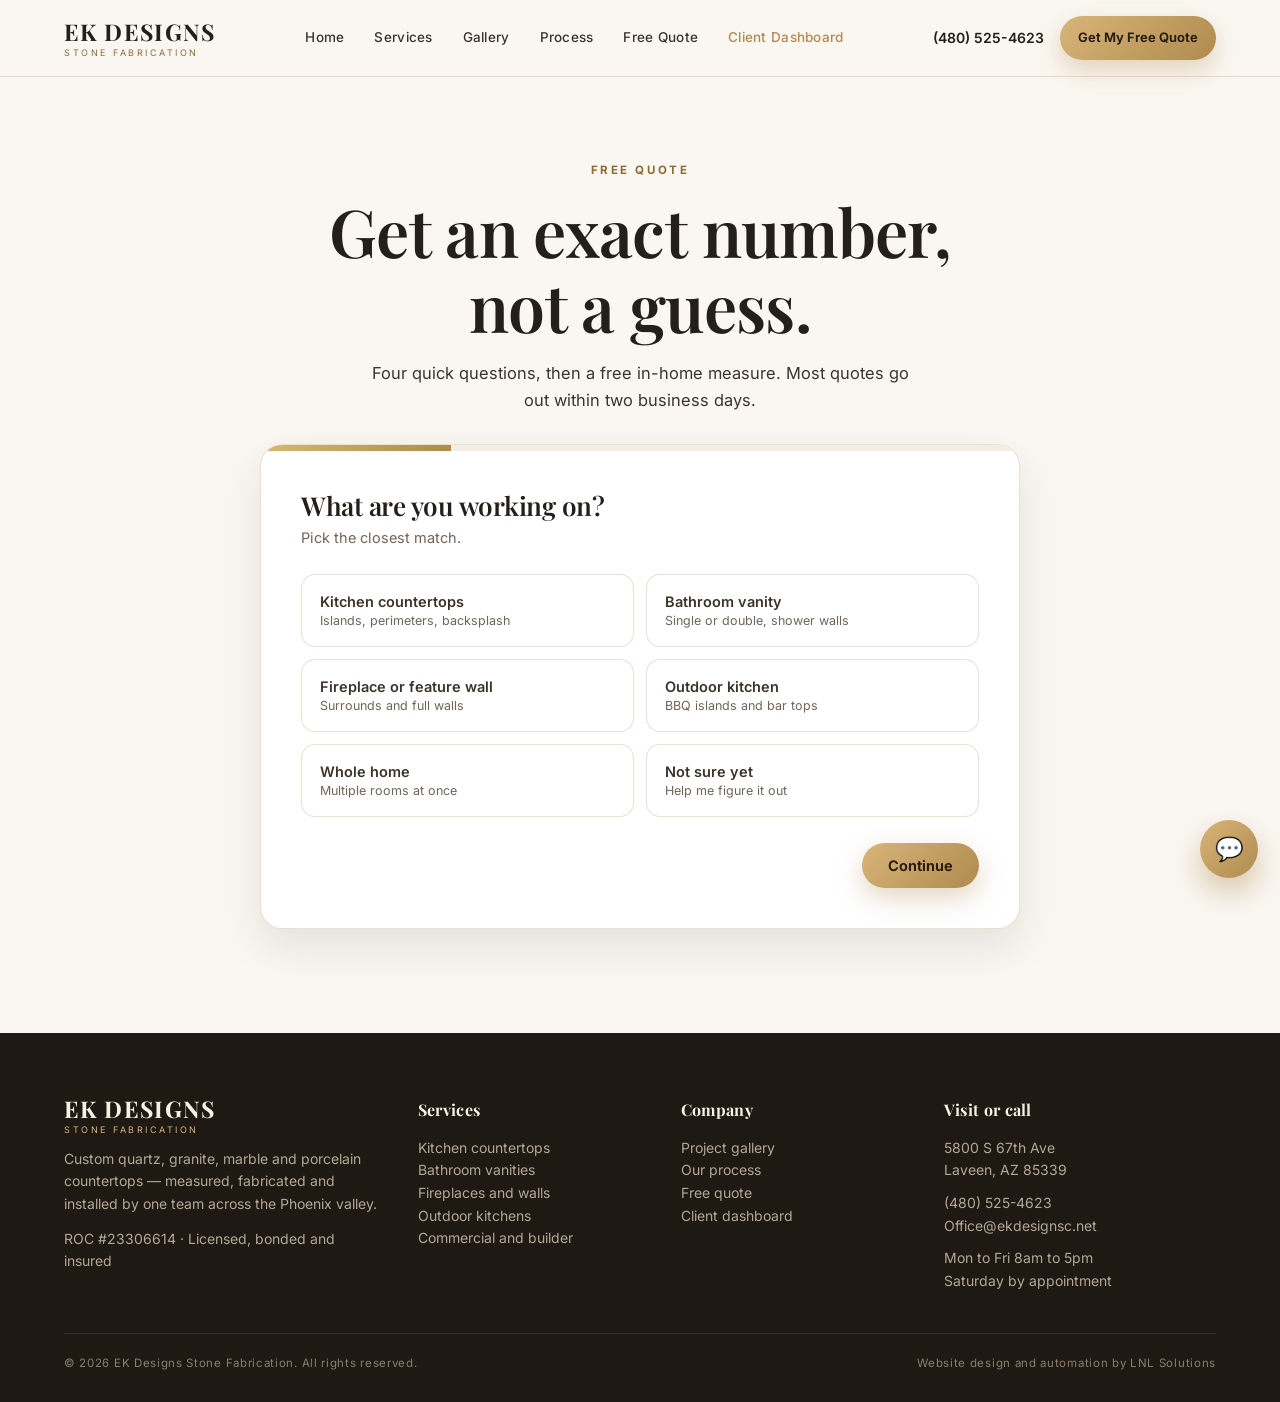
<file: quote.html>
<!DOCTYPE html>
<html lang="en"><head>
<meta charset="utf-8">
<meta name="viewport" content="width=device-width,initial-scale=1">
<title>Get a Free Countertop Quote | EK Designs</title>
<meta name="description" content="Request a free in-home measure and exact written quote from EK Designs for kitchen, bath, fireplace or outdoor stone work in Phoenix.">
<link rel="preconnect" href="https://fonts.googleapis.com">
<link rel="preconnect" href="https://fonts.gstatic.com" crossorigin>
<link href="https://fonts.googleapis.com/css2?family=Playfair+Display:ital,wght@0,500;0,600;0,700;1,500&family=Inter:wght@400;500;600;700&display=swap" rel="stylesheet">
<link rel="stylesheet" href="assets/css/brand.css">
</head><body>
<header>
  <div class="wrap nav">
    <a class="logo" href="index.html"><b>EK DESIGNS</b><span>Stone Fabrication</span></a>
    <nav class="links" id="navlinks">
      <a href="index.html">Home</a>
      <a href="services.html">Services</a>
      <a href="gallery.html">Gallery</a>
      <a href="process.html">Process</a>
      <a href="quote.html">Free Quote</a>
      <a href="admin.html" style="color:#B08A4F">Client Dashboard</a>
    </nav>
    <div class="hnav">
      <a class="hphone" href="tel:+14805254623">(480) 525-4623</a>
      <a class="btn btn--gold btn--sm" href="quote.html">Get My Free Quote</a>
      <button class="burger" id="burger" aria-label="Menu">☰</button>
    </div>
  </div>
</header>

<section style="padding-bottom:30px"><div class="wrap" style="text-align:center">
  <div class="eyebrow">Free quote</div>
  <h1 style="max-width:680px;margin:0 auto">Get an exact number, not a guess.</h1>
  <p class="lead" style="max-width:560px;margin:16px auto 0">Four quick questions, then a free in-home measure. Most quotes go out within two business days.</p>
</div></section>

<section style="padding-top:0"><div class="wrap">
  <div class="funnel" id="funnel">
    <div class="fbar"><i></i></div>
    <div class="fbody">

      <div class="fstep on" data-step="1">
        <h2 style="font-size:26px;margin-bottom:6px">What are you working on?</h2>
        <p class="muted" style="font-size:14.5px">Pick the closest match.</p>
        <div class="opts">
          <button class="opt" data-group="project" data-value="Kitchen countertops">Kitchen countertops<small>Islands, perimeters, backsplash</small></button>
          <button class="opt" data-group="project" data-value="Bathroom vanity">Bathroom vanity<small>Single or double, shower walls</small></button>
          <button class="opt" data-group="project" data-value="Fireplace or feature wall">Fireplace or feature wall<small>Surrounds and full walls</small></button>
          <button class="opt" data-group="project" data-value="Outdoor kitchen">Outdoor kitchen<small>BBQ islands and bar tops</small></button>
          <button class="opt" data-group="project" data-value="Whole home or multiple rooms">Whole home<small>Multiple rooms at once</small></button>
          <button class="opt" data-group="project" data-value="Not sure yet">Not sure yet<small>Help me figure it out</small></button>
        </div>
        <div class="fnav"><span></span><button class="btn btn--gold" data-next>Continue</button></div>
      </div>

      <div class="fstep" data-step="2">
        <h2 style="font-size:26px;margin-bottom:6px">Do you have a stone in mind?</h2>
        <p class="muted" style="font-size:14.5px">If not, we will bring samples to the measure.</p>
        <div class="opts">
          <button class="opt" data-group="material" data-value="Quartz">Quartz<small>Consistent, low maintenance</small></button>
          <button class="opt" data-group="material" data-value="Granite">Granite<small>Natural movement, heat tolerant</small></button>
          <button class="opt" data-group="material" data-value="Marble or quartzite">Marble or quartzite<small>Luxury veining</small></button>
          <button class="opt" data-group="material" data-value="Porcelain">Porcelain<small>Durable and modern</small></button>
          <button class="opt" data-group="material" data-value="Undecided">Undecided<small>Show me options</small></button>
        </div>
        <div class="fnav"><button class="btn btn--line" data-back>Back</button><button class="btn btn--gold" data-next>Continue</button></div>
      </div>

      <div class="fstep" data-step="3">
        <h2 style="font-size:26px;margin-bottom:6px">When do you want it installed?</h2>
        <div class="opts">
          <button class="opt" data-group="when" data-value="Within 30 days">Within 30 days<small>Ready to move</small></button>
          <button class="opt" data-group="when" data-value="1 to 3 months">1 to 3 months<small>Planning the remodel</small></button>
          <button class="opt" data-group="when" data-value="3 to 6 months">3 to 6 months<small>New build or later phase</small></button>
          <button class="opt" data-group="when" data-value="Just pricing">Just pricing for now<small>Budgeting</small></button>
        </div>
        <div class="fnav"><button class="btn btn--line" data-back>Back</button><button class="btn btn--gold" data-next>Continue</button></div>
      </div>

      <div class="fstep" data-step="4">
        <h2 style="font-size:26px;margin-bottom:6px">Where do we send the measure?</h2>
        <p class="muted" style="font-size:14.5px">We will text first, then book a time that works.</p>
        <div class="field" style="margin-top:20px"><label>Your name</label><input id="fName" placeholder="First and last"></div>
        <div class="field"><label>Phone</label><input id="fPhone" placeholder="(480) 000-0000" inputmode="tel"></div>
        <div class="field"><label>Email (optional)</label><input id="fEmail" placeholder="you@email.com" inputmode="email"></div>
        <div class="field"><label>ZIP code</label><input id="fZip" placeholder="85339" inputmode="numeric"></div>
        <div class="field"><label>Anything we should know</label><textarea id="fNotes" rows="3" placeholder="Island size, edge profile, sink, timeline..."></textarea></div>
        <p class="fnote">No deposit and no obligation. Photos of the space help us quote faster — you can text them to (480) 525-4623.</p>
        <div id="fErr" style="color:#A82029;font-size:13px;margin-top:8px"></div>
        <div class="fnav"><button class="btn btn--line" data-back>Back</button><button class="btn btn--gold" id="fSubmit">Request My Free Measure</button></div>
      </div>

      <div class="fstep" data-step="5">
        <div style="text-align:center;padding:20px 0">
          <div style="font-size:44px;margin-bottom:10px">✓</div>
          <h2 style="font-size:28px">Got it, <span id="fNameOut">there</span>.</h2>
          <p class="muted" style="max-width:440px;margin:12px auto 22px">Your request is in. We will reach out today to confirm your free in-home measure. If you have photos of the space, text them to (480) 525-4623 and we can often quote the same day.</p>
          <a class="btn btn--ink" href="gallery.html">Browse projects while you wait</a>
        </div>
      </div>

    </div>
  </div>
</div></section>

<footer>
  <div class="wrap">
    <div class="fgrid">
      <div>
        <a class="logo" href="index.html" style="margin-bottom:14px"><b style="color:#F7F0E3">EK DESIGNS</b><span style="color:#D8B579">Stone Fabrication</span></a>
        <p>Custom quartz, granite, marble and porcelain countertops — measured, fabricated and installed by one team across the Phoenix valley.</p>
        <p style="margin-top:12px">ROC #23306614 · Licensed, bonded and insured</p>
      </div>
      <div>
        <h4>Services</h4>
        <p><a href="services.html">Kitchen countertops</a></p>
        <p><a href="services.html">Bathroom vanities</a></p>
        <p><a href="services.html">Fireplaces and walls</a></p>
        <p><a href="services.html">Outdoor kitchens</a></p>
        <p><a href="services.html">Commercial and builder</a></p>
      </div>
      <div>
        <h4>Company</h4>
        <p><a href="gallery.html">Project gallery</a></p>
        <p><a href="process.html">Our process</a></p>
        <p><a href="quote.html">Free quote</a></p>
        <p><a href="admin.html">Client dashboard</a></p>
      </div>
      <div>
        <h4>Visit or call</h4>
        <p>5800 S 67th Ave<br>Laveen, AZ 85339</p>
        <p style="margin-top:10px"><a href="tel:+14805254623">(480) 525-4623</a></p>
        <p><a href="mailto:Office@ekdesignsc.net">Office@ekdesignsc.net</a></p>
        <p style="margin-top:10px">Mon to Fri 8am to 5pm<br>Saturday by appointment</p>
      </div>
    </div>
    <div class="fbot">
      <span>© 2026 EK Designs Stone Fabrication. All rights reserved.</span>
      <span>Website design and automation by LNL Solutions</span>
    </div>
  </div>
</footer>

<button id="ekFab" aria-label="Chat with EK Designs">💬</button>
<div id="ekChat">
  <div class="ekh">
    <div class="av">EK</div>
    <div><b>EK Designs Assistant</b><span>Replies in under a minute</span></div>
    <button aria-label="Close">×</button>
  </div>
  <div class="ekb"></div>
  <div class="ekf"><input placeholder="Type your message..."><button aria-label="Send">↑</button></div>
  <div class="eknote">Instant answers · Free in-home measure</div>
</div>
<script src="assets/js/site.js"></script>
</body></html>
</file>
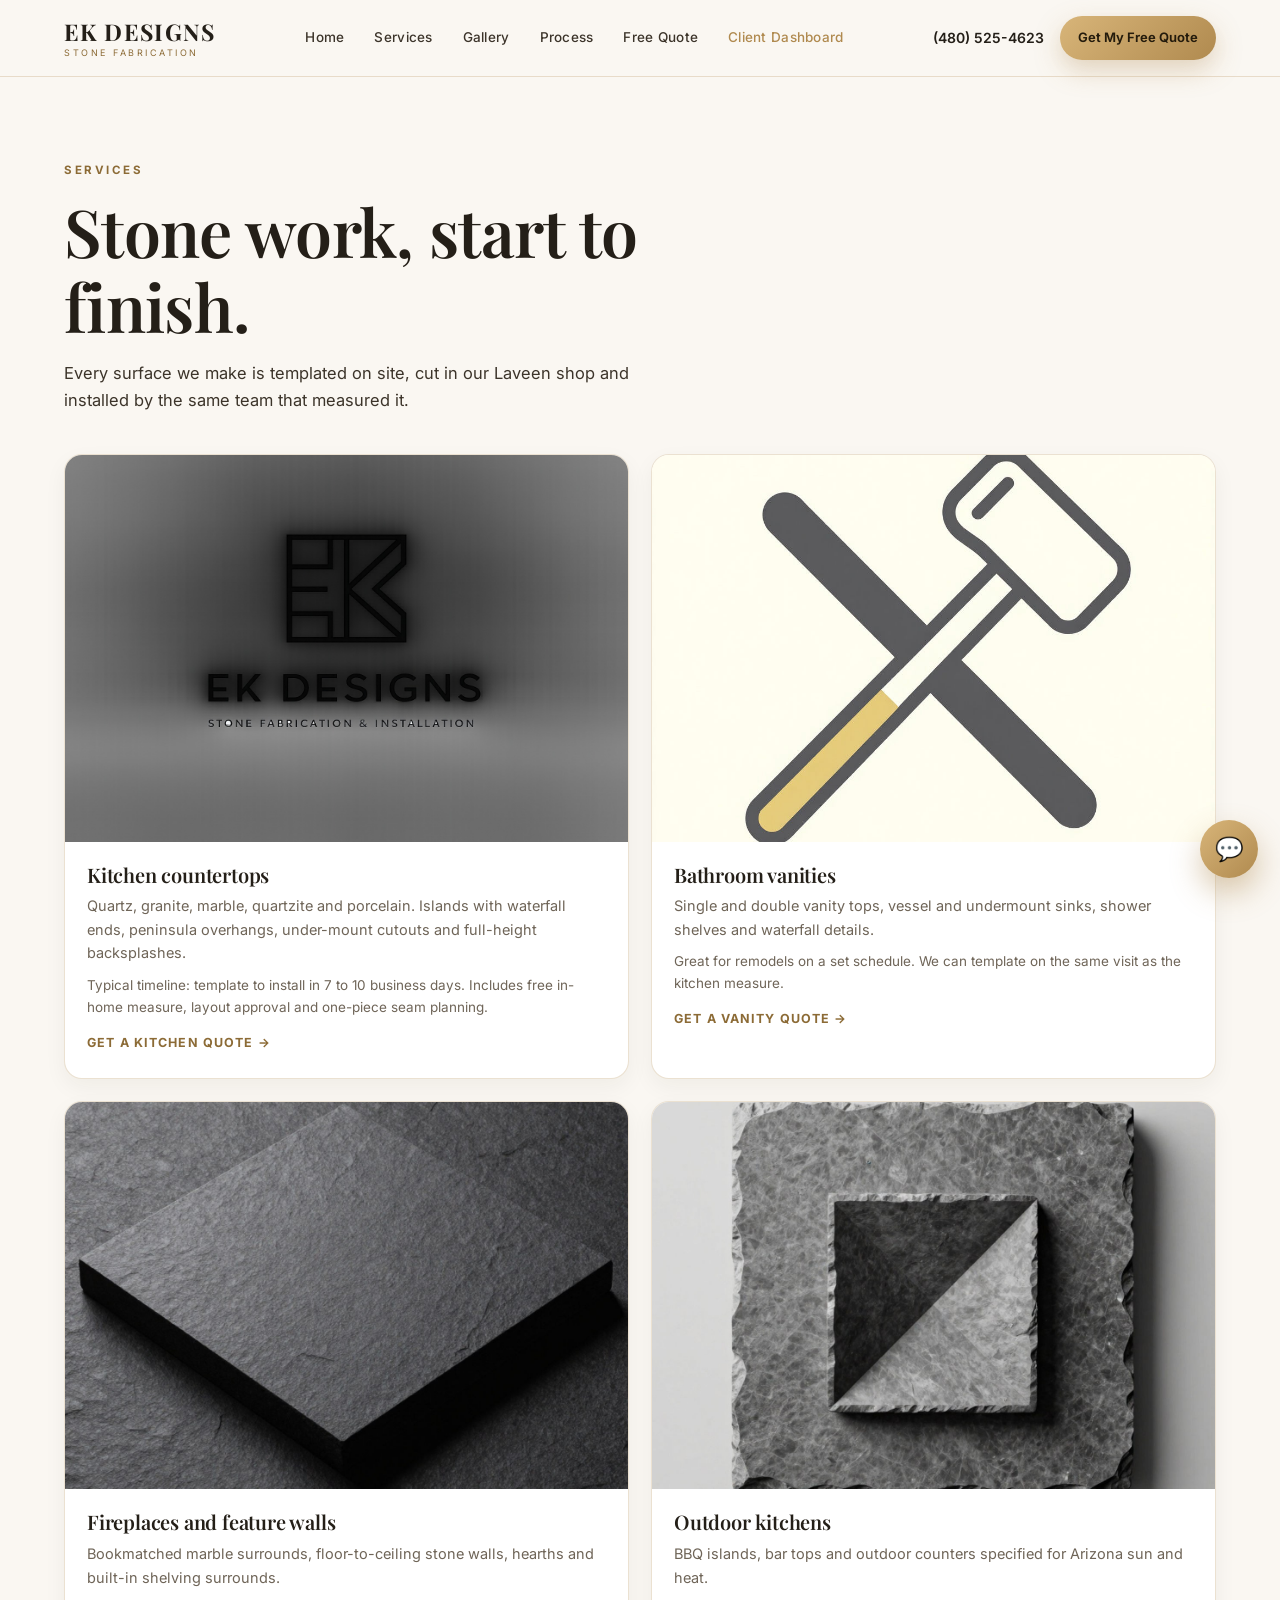
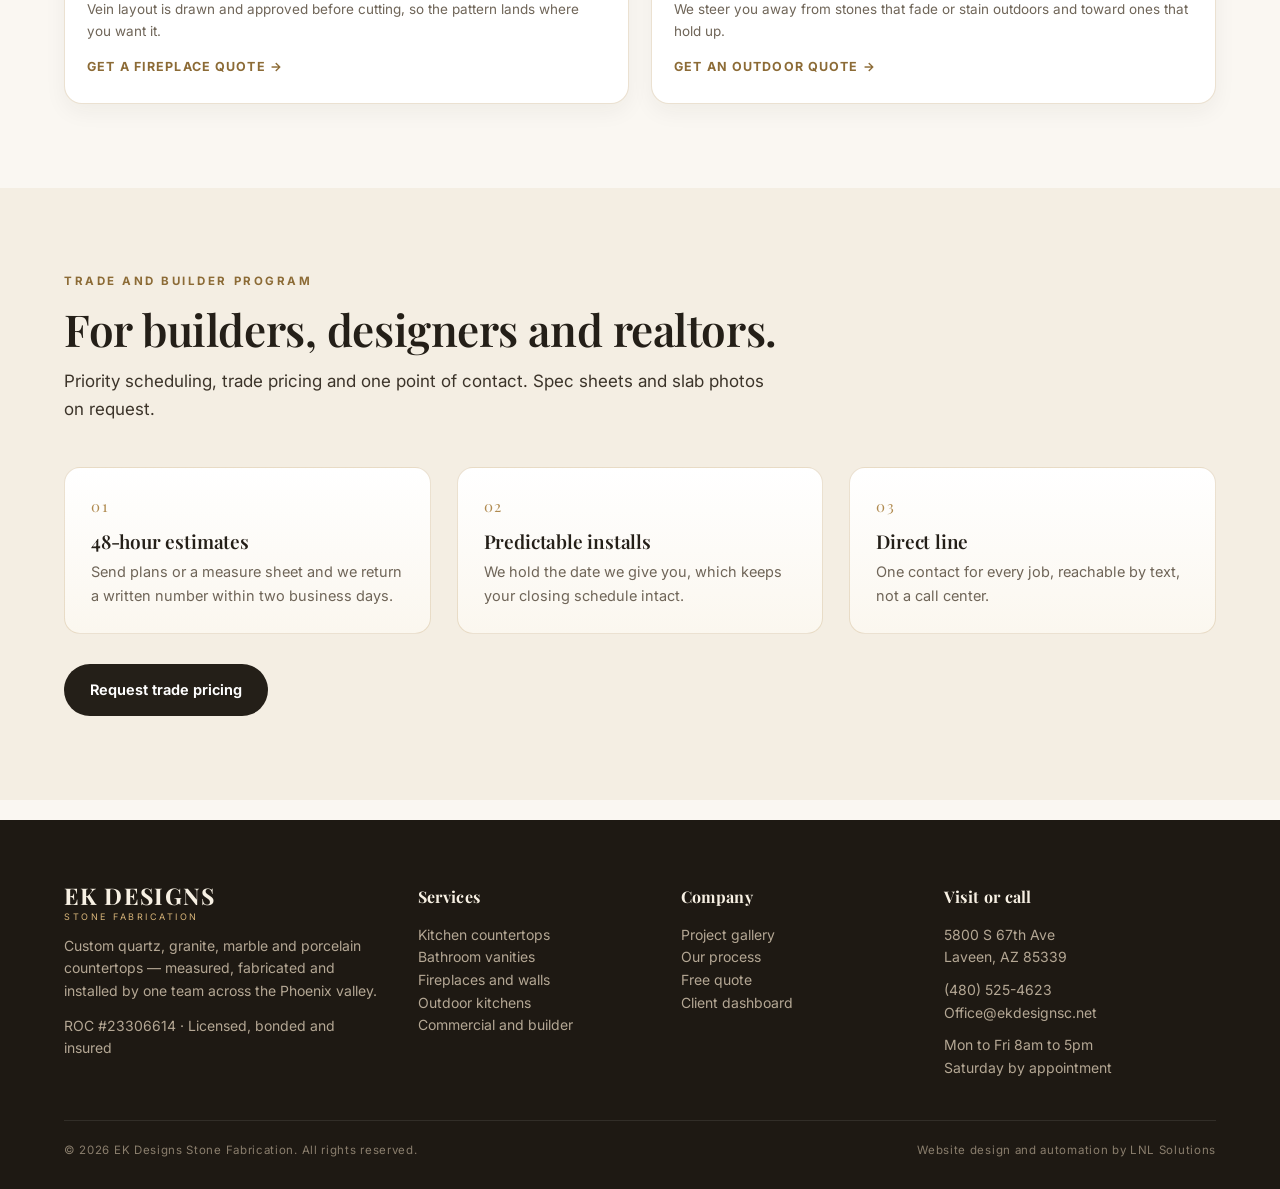
<file: services.html>
<!DOCTYPE html>
<html lang="en"><head>
<meta charset="utf-8">
<meta name="viewport" content="width=device-width,initial-scale=1">
<title>Countertop Services | EK Designs Stone Fabrication</title>
<meta name="description" content="Kitchen countertops, bathroom vanities, fireplace surrounds, outdoor kitchens and trade work from EK Designs in Laveen, Arizona.">
<link rel="preconnect" href="https://fonts.googleapis.com">
<link rel="preconnect" href="https://fonts.gstatic.com" crossorigin>
<link href="https://fonts.googleapis.com/css2?family=Playfair+Display:ital,wght@0,500;0,600;0,700;1,500&family=Inter:wght@400;500;600;700&display=swap" rel="stylesheet">
<link rel="stylesheet" href="assets/css/brand.css">
</head><body>
<header>
  <div class="wrap nav">
    <a class="logo" href="index.html"><b>EK DESIGNS</b><span>Stone Fabrication</span></a>
    <nav class="links" id="navlinks">
      <a href="index.html">Home</a>
      <a href="services.html">Services</a>
      <a href="gallery.html">Gallery</a>
      <a href="process.html">Process</a>
      <a href="quote.html">Free Quote</a>
      <a href="admin.html" style="color:#B08A4F">Client Dashboard</a>
    </nav>
    <div class="hnav">
      <a class="hphone" href="tel:+14805254623">(480) 525-4623</a>
      <a class="btn btn--gold btn--sm" href="quote.html">Get My Free Quote</a>
      <button class="burger" id="burger" aria-label="Menu">☰</button>
    </div>
  </div>
</header>

<section style="padding-bottom:40px"><div class="wrap">
  <div class="eyebrow">Services</div>
  <h1 style="max-width:760px">Stone work, start to finish.</h1>
  <p class="lead" style="max-width:620px;margin-top:16px">Every surface we make is templated on site, cut in our Laveen shop and installed by the same team that measured it.</p>
</div></section>

<section style="padding-top:0"><div class="wrap">
  <div class="svc" style="grid-template-columns:repeat(2,1fr)">
    <article class="card"><div class="card__img"><img src="assets/img/proj1.jpg" alt="Kitchen countertops"></div>
      <div class="card__b"><h3>Kitchen countertops</h3><p style="margin-bottom:10px">Quartz, granite, marble, quartzite and porcelain. Islands with waterfall ends, peninsula overhangs, under-mount cutouts and full-height backsplashes.</p>
      <p class="muted" style="font-size:13.5px">Typical timeline: template to install in 7 to 10 business days. Includes free in-home measure, layout approval and one-piece seam planning.</p>
      <a href="quote.html">Get a kitchen quote →</a></div></article>
    <article class="card"><div class="card__img"><img src="assets/img/proj5.jpg" alt="Bathroom vanities"></div>
      <div class="card__b"><h3>Bathroom vanities</h3><p style="margin-bottom:10px">Single and double vanity tops, vessel and undermount sinks, shower shelves and waterfall details.</p>
      <p class="muted" style="font-size:13.5px">Great for remodels on a set schedule. We can template on the same visit as the kitchen measure.</p>
      <a href="quote.html">Get a vanity quote →</a></div></article>
    <article class="card"><div class="card__img"><img src="assets/img/proj12.jpg" alt="Fireplace"></div>
      <div class="card__b"><h3>Fireplaces and feature walls</h3><p style="margin-bottom:10px">Bookmatched marble surrounds, floor-to-ceiling stone walls, hearths and built-in shelving surrounds.</p>
      <p class="muted" style="font-size:13.5px">Vein layout is drawn and approved before cutting, so the pattern lands where you want it.</p>
      <a href="quote.html">Get a fireplace quote →</a></div></article>
    <article class="card"><div class="card__img"><img src="assets/img/proj9.jpg" alt="Outdoor kitchen"></div>
      <div class="card__b"><h3>Outdoor kitchens</h3><p style="margin-bottom:10px">BBQ islands, bar tops and outdoor counters specified for Arizona sun and heat.</p>
      <p class="muted" style="font-size:13.5px">We steer you away from stones that fade or stain outdoors and toward ones that hold up.</p>
      <a href="quote.html">Get an outdoor quote →</a></div></article>
  </div>
</div></section>

<section style="background:#F4EEE3"><div class="wrap">
  <div class="sec-head"><div class="eyebrow">Trade and builder program</div><h2>For builders, designers and realtors.</h2>
    <p>Priority scheduling, trade pricing and one point of contact. Spec sheets and slab photos on request.</p></div>
  <div class="why">
    <div class="item"><div class="n">01</div><h3>48-hour estimates</h3><p>Send plans or a measure sheet and we return a written number within two business days.</p></div>
    <div class="item"><div class="n">02</div><h3>Predictable installs</h3><p>We hold the date we give you, which keeps your closing schedule intact.</p></div>
    <div class="item"><div class="n">03</div><h3>Direct line</h3><p>One contact for every job, reachable by text, not a call center.</p></div>
  </div>
  <div style="margin-top:30px"><a class="btn btn--ink" href="quote.html">Request trade pricing</a></div>
</div></section>

<footer>
  <div class="wrap">
    <div class="fgrid">
      <div>
        <a class="logo" href="index.html" style="margin-bottom:14px"><b style="color:#F7F0E3">EK DESIGNS</b><span style="color:#D8B579">Stone Fabrication</span></a>
        <p>Custom quartz, granite, marble and porcelain countertops — measured, fabricated and installed by one team across the Phoenix valley.</p>
        <p style="margin-top:12px">ROC #23306614 · Licensed, bonded and insured</p>
      </div>
      <div>
        <h4>Services</h4>
        <p><a href="services.html">Kitchen countertops</a></p>
        <p><a href="services.html">Bathroom vanities</a></p>
        <p><a href="services.html">Fireplaces and walls</a></p>
        <p><a href="services.html">Outdoor kitchens</a></p>
        <p><a href="services.html">Commercial and builder</a></p>
      </div>
      <div>
        <h4>Company</h4>
        <p><a href="gallery.html">Project gallery</a></p>
        <p><a href="process.html">Our process</a></p>
        <p><a href="quote.html">Free quote</a></p>
        <p><a href="admin.html">Client dashboard</a></p>
      </div>
      <div>
        <h4>Visit or call</h4>
        <p>5800 S 67th Ave<br>Laveen, AZ 85339</p>
        <p style="margin-top:10px"><a href="tel:+14805254623">(480) 525-4623</a></p>
        <p><a href="mailto:Office@ekdesignsc.net">Office@ekdesignsc.net</a></p>
        <p style="margin-top:10px">Mon to Fri 8am to 5pm<br>Saturday by appointment</p>
      </div>
    </div>
    <div class="fbot">
      <span>© 2026 EK Designs Stone Fabrication. All rights reserved.</span>
      <span>Website design and automation by LNL Solutions</span>
    </div>
  </div>
</footer>

<button id="ekFab" aria-label="Chat with EK Designs">💬</button>
<div id="ekChat">
  <div class="ekh">
    <div class="av">EK</div>
    <div><b>EK Designs Assistant</b><span>Replies in under a minute</span></div>
    <button aria-label="Close">×</button>
  </div>
  <div class="ekb"></div>
  <div class="ekf"><input placeholder="Type your message..."><button aria-label="Send">↑</button></div>
  <div class="eknote">Instant answers · Free in-home measure</div>
</div>
<script src="assets/js/site.js"></script>
</body></html>
</file>
<file: assets/css/brand.css>
:root{
  --cream:#FAF7F2; --cream2:#F3EDE2; --panel:#FFFFFF;
  --ink:#241F18; --ink2:#3C342A; --muted:#6F6558;
  --gold:#B08A4F; --gold2:#D8B579; --gold3:#8C6B36;
  --line:rgba(176,138,79,.26);
  --shadow:0 18px 44px rgba(36,31,24,.10);
  --serif:'Playfair Display',Georgia,'Times New Roman',serif;
  --sans:'Inter',-apple-system,BlinkMacSystemFont,'Segoe UI',Helvetica,Arial,sans-serif;
}
*{box-sizing:border-box;margin:0;padding:0}
html{scroll-behavior:smooth}
body{background:var(--cream);color:var(--ink);font-family:var(--sans);font-size:16.5px;line-height:1.62;-webkit-font-smoothing:antialiased}
img{max-width:100%;display:block}
a{color:inherit;text-decoration:none}
.wrap{max-width:1200px;margin:0 auto;padding:0 24px}
.serif{font-family:var(--serif)}
h1,h2,h3{font-family:var(--serif);font-weight:600;line-height:1.14;letter-spacing:-.01em}
h1{font-size:clamp(38px,5.4vw,66px)}
h2{font-size:clamp(28px,3.6vw,44px)}
h3{font-size:20px}
p{color:var(--ink2)}
.eyebrow{font-size:11.5px;letter-spacing:.22em;text-transform:uppercase;color:var(--gold3);font-weight:700;margin-bottom:14px}
.muted{color:var(--muted)}

/* header */
header{position:sticky;top:0;z-index:60;background:rgba(250,247,242,.92);backdrop-filter:blur(14px);border-bottom:1px solid var(--line)}
.nav{display:flex;align-items:center;justify-content:space-between;height:76px}
.logo{display:flex;flex-direction:column;line-height:1}
.logo b{font-family:var(--serif);font-size:23px;letter-spacing:.06em;color:var(--ink)}
.logo span{font-size:9px;letter-spacing:.28em;text-transform:uppercase;color:var(--gold3);margin-top:5px}
.links{display:flex;gap:30px;align-items:center}
.links a{font-size:13.5px;font-weight:500;color:var(--ink2);letter-spacing:.02em}
.links a:hover{color:var(--gold3)}
.hnav{display:flex;align-items:center;gap:16px}
.hphone{font-size:14px;font-weight:600;color:var(--ink)}
.btn{display:inline-flex;align-items:center;justify-content:center;gap:9px;border:0;cursor:pointer;
  font-family:var(--sans);font-weight:650;font-size:14.5px;border-radius:999px;padding:14px 26px;
  transition:transform .16s ease,box-shadow .16s ease,background .16s ease}
.btn:hover{transform:translateY(-1px)}
.btn--gold{background:linear-gradient(135deg,var(--gold2),var(--gold));color:#241B0C;box-shadow:0 10px 26px rgba(176,138,79,.34)}
.btn--ink{background:var(--ink);color:#fff}
.btn--line{background:transparent;border:1.5px solid var(--line);color:var(--ink)}
.btn--sm{padding:11px 18px;font-size:13px}
.burger{display:none;background:none;border:0;font-size:22px;color:var(--ink)}

/* hero */
.hero{position:relative;padding:74px 0 40px;overflow:hidden}
.hero:before{content:"";position:absolute;inset:0;background:
  radial-gradient(900px 420px at 78% 8%,rgba(216,181,121,.28),transparent 62%),
  radial-gradient(700px 380px at 8% 62%,rgba(176,138,79,.14),transparent 66%);pointer-events:none}
.hero-grid{position:relative;display:grid;grid-template-columns:1.05fr .95fr;gap:56px;align-items:center}
.hero h1{margin-bottom:20px}
.hero h1 em{font-style:italic;color:var(--gold3)}
.hero p.lead{font-size:18px;max-width:520px;margin-bottom:28px}
.hero-cta{display:flex;gap:12px;flex-wrap:wrap;margin-bottom:34px}
.trust{display:flex;gap:26px;flex-wrap:wrap;padding-top:22px;border-top:1px solid var(--line)}
.trust div{font-size:12px;letter-spacing:.05em;color:var(--muted)}
.trust b{display:block;font-family:var(--serif);font-size:17px;color:var(--ink);letter-spacing:0}
.hero-art{position:relative}
.hero-art .main{border-radius:20px;overflow:hidden;box-shadow:var(--shadow);aspect-ratio:4/5}
.hero-art .main img{width:100%;height:100%;object-fit:cover}
.hero-art .float{position:absolute;border-radius:16px;overflow:hidden;box-shadow:var(--shadow);border:5px solid var(--cream)}
.hero-art .f1{width:44%;left:-34px;bottom:38px;aspect-ratio:1/1}
.hero-art .f2{width:38%;right:-20px;top:-26px;aspect-ratio:1/1}
.badge{position:absolute;right:-14px;bottom:-18px;background:var(--panel);border:1px solid var(--line);
  border-radius:14px;padding:12px 16px;box-shadow:var(--shadow);text-align:center}
.badge b{font-family:var(--serif);font-size:24px;display:block;line-height:1}
.badge span{font-size:10px;letter-spacing:.14em;text-transform:uppercase;color:var(--muted)}

/* strips */
.strip{background:var(--ink);color:#F6EFE2;padding:18px 0}
.strip .wrap{display:flex;justify-content:space-between;gap:20px;flex-wrap:wrap;font-size:12.5px;letter-spacing:.1em;text-transform:uppercase}
.strip span{opacity:.82}

/* sections */
section{padding:84px 0}
.sec-head{max-width:720px;margin-bottom:44px}
.sec-head.center{margin:0 auto 46px;text-align:center}
.sec-head p{font-size:17px;margin-top:14px}

/* services */
.svc{display:grid;grid-template-columns:repeat(3,1fr);gap:22px}
.card{background:var(--panel);border:1px solid var(--line);border-radius:18px;overflow:hidden;
  box-shadow:0 8px 22px rgba(36,31,24,.05);transition:transform .18s ease,box-shadow .18s ease}
.card:hover{transform:translateY(-4px);box-shadow:var(--shadow)}
.card__img{aspect-ratio:16/11;overflow:hidden}
.card__img img{width:100%;height:100%;object-fit:cover;transition:transform .5s ease}
.card:hover .card__img img{transform:scale(1.05)}
.card__b{padding:22px 22px 24px}
.card__b h3{margin-bottom:8px}
.card__b p{font-size:14.5px;color:var(--muted)}
.card__b a{display:inline-block;margin-top:14px;font-size:12.5px;font-weight:700;letter-spacing:.09em;text-transform:uppercase;color:var(--gold3)}

/* why */
.why{display:grid;grid-template-columns:repeat(3,1fr);gap:26px}
.why .item{background:linear-gradient(180deg,#fff,#FBF7EF);border:1px solid var(--line);border-radius:16px;padding:26px}
.why .n{font-family:var(--serif);font-size:15px;color:var(--gold);margin-bottom:12px;letter-spacing:.1em}
.why h3{font-size:19px;margin-bottom:8px}
.why p{font-size:14.5px;color:var(--muted)}

/* gallery */
.gal{display:grid;grid-template-columns:repeat(4,1fr);gap:14px}
.gal figure{position:relative;border-radius:14px;overflow:hidden;aspect-ratio:1/1;cursor:pointer}
.gal img{width:100%;height:100%;object-fit:cover;transition:transform .5s ease}
.gal figure:hover img{transform:scale(1.06)}
.gal figcaption{position:absolute;inset:auto 0 0 0;padding:26px 14px 12px;font-size:11.5px;letter-spacing:.08em;
  text-transform:uppercase;color:#fff;background:linear-gradient(transparent,rgba(20,16,10,.72));opacity:0;transition:opacity .2s}
.gal figure:hover figcaption{opacity:1}

/* process */
.steps{display:grid;grid-template-columns:repeat(4,1fr);gap:20px;counter-reset:s}
.step{position:relative;padding:24px 20px;border-left:2px solid var(--line)}
.step:before{counter-increment:s;content:"0" counter(s);font-family:var(--serif);font-size:13px;letter-spacing:.12em;color:var(--gold);display:block;margin-bottom:10px}
.step h3{font-size:17px;margin-bottom:6px}
.step p{font-size:14px;color:var(--muted)}

/* reviews */
.revs{display:grid;grid-template-columns:repeat(3,1fr);gap:22px}
.rev{background:var(--panel);border:1px solid var(--line);border-radius:16px;padding:26px}
.stars{color:var(--gold);letter-spacing:.16em;font-size:13px;margin-bottom:12px}
.rev p{font-family:var(--serif);font-size:17px;line-height:1.5;color:var(--ink2);margin-bottom:16px}
.rev small{font-size:12px;letter-spacing:.04em;color:var(--muted)}

/* cta band */
.cta{background:linear-gradient(135deg,#2A241B,#3E3325);color:#F7F0E3;border-radius:24px;padding:56px;position:relative;overflow:hidden}
.cta:after{content:"";position:absolute;right:-60px;top:-60px;width:280px;height:280px;border-radius:50%;
  background:radial-gradient(circle,rgba(216,181,121,.4),transparent 70%)}
.cta h2{color:#fff;max-width:640px}
.cta p{color:rgba(247,240,227,.76);max-width:560px;margin:16px 0 28px}

/* areas */
.areas{display:flex;gap:10px;flex-wrap:wrap}
.areas span{border:1px solid var(--line);border-radius:999px;padding:9px 16px;font-size:13px;color:var(--ink2);background:#fff}

/* footer */
footer{background:#1E1913;color:#CBBFAC;padding:64px 0 30px;margin-top:20px}
.fgrid{display:grid;grid-template-columns:1.4fr 1fr 1fr 1.2fr;gap:36px}
footer h4{font-family:var(--serif);color:#F7F0E3;font-size:16px;margin-bottom:14px;letter-spacing:.02em}
footer a,footer p{color:#B4A794;font-size:14px}
footer a:hover{color:var(--gold2)}
.fbot{border-top:1px solid rgba(255,255,255,.09);margin-top:40px;padding-top:20px;display:flex;justify-content:space-between;
  font-size:11.5px;letter-spacing:.06em;color:#8A7E6D;flex-wrap:wrap;gap:8px}

/* chat popup */
#ekChat{position:fixed;right:22px;bottom:22px;z-index:120;width:352px;max-width:calc(100vw - 32px);
  background:var(--panel);border:1px solid var(--line);border-radius:20px;box-shadow:0 26px 60px rgba(36,31,24,.24);
  overflow:hidden;display:none;flex-direction:column}
#ekChat.open{display:flex}
.ekh{background:linear-gradient(135deg,#2A241B,#463A29);color:#fff;padding:15px 17px;display:flex;align-items:center;gap:11px}
.ekh .av{width:34px;height:34px;border-radius:50%;background:linear-gradient(135deg,var(--gold2),var(--gold));
  display:flex;align-items:center;justify-content:center;font-family:var(--serif);font-size:15px;color:#2A2113}
.ekh b{font-size:14px;display:block;line-height:1.2}
.ekh span{font-size:11px;color:rgba(255,255,255,.66)}
.ekh button{margin-left:auto;background:none;border:0;color:rgba(255,255,255,.7);font-size:19px;cursor:pointer;line-height:1}
.ekb{padding:16px;max-height:330px;overflow-y:auto;display:flex;flex-direction:column;gap:10px;background:#FDFBF7}
.msg{max-width:86%;padding:11px 14px;border-radius:14px;font-size:13.6px;line-height:1.45}
.msg.bot{background:#fff;border:1px solid var(--line);border-bottom-left-radius:4px;color:var(--ink2)}
.msg.me{align-self:flex-end;background:var(--ink);color:#fff;border-bottom-right-radius:4px}
.quick{display:flex;flex-wrap:wrap;gap:7px;margin-top:2px}
.quick button{border:1px solid var(--line);background:#fff;border-radius:999px;padding:8px 13px;font-size:12.5px;
  cursor:pointer;font-family:var(--sans);color:var(--ink2);font-weight:600}
.quick button:hover{border-color:var(--gold);color:var(--gold3)}
.ekf{padding:11px;border-top:1px solid var(--line);display:flex;gap:8px;background:#fff}
.ekf input{flex:1;border:1px solid var(--line);border-radius:999px;padding:11px 15px;font-family:var(--sans);font-size:13.5px;outline:none}
.ekf input:focus{border-color:var(--gold)}
.ekf button{border:0;background:var(--ink);color:#fff;width:40px;height:40px;border-radius:50%;cursor:pointer;font-size:15px}
#ekFab{position:fixed;right:22px;bottom:22px;z-index:110;width:58px;height:58px;border-radius:50%;border:0;cursor:pointer;
  background:linear-gradient(135deg,var(--gold2),var(--gold));box-shadow:0 14px 30px rgba(176,138,79,.45);
  display:flex;align-items:center;justify-content:center;font-size:23px;color:#2A2113}
#ekFab.hide{display:none}
.eknote{font-size:10.5px;color:var(--muted);text-align:center;padding:8px;background:#FDFBF7}

/* funnel */
.funnel{max-width:760px;margin:0 auto;background:var(--panel);border:1px solid var(--line);border-radius:22px;
  box-shadow:var(--shadow);overflow:hidden}
.fbar{height:6px;background:var(--cream2)}
.fbar i{display:block;height:100%;width:25%;background:linear-gradient(90deg,var(--gold2),var(--gold));transition:width .3s ease}
.fbody{padding:40px}
.fstep{display:none}.fstep.on{display:block}
.opts{display:grid;grid-template-columns:1fr 1fr;gap:12px;margin:24px 0}
.opt{border:1.5px solid var(--line);border-radius:14px;padding:18px;cursor:pointer;background:#fff;text-align:left;
  font-family:var(--sans);font-size:14.5px;font-weight:600;color:var(--ink2);transition:all .15s}
.opt:hover{border-color:var(--gold);background:#FDF9F1}
.opt.sel{border-color:var(--gold);background:#FBF3E4;box-shadow:0 0 0 3px rgba(176,138,79,.13)}
.opt small{display:block;font-weight:400;font-size:12.5px;color:var(--muted);margin-top:3px}
.field{margin-bottom:16px}
.field label{display:block;font-size:11.5px;letter-spacing:.1em;text-transform:uppercase;color:var(--muted);margin-bottom:6px;font-weight:700}
.field input,.field textarea,.field select{width:100%;border:1px solid var(--line);border-radius:11px;padding:13px 15px;
  font-family:var(--sans);font-size:15px;background:#fff;outline:none}
.field input:focus,.field textarea:focus{border-color:var(--gold)}
.fnav{display:flex;justify-content:space-between;align-items:center;margin-top:26px;gap:12px}
.fnote{font-size:12px;color:var(--muted);margin-top:12px}

/* admin */
.kpis{display:grid;grid-template-columns:repeat(4,1fr);gap:16px;margin-bottom:24px}
.kpi{background:#fff;border:1px solid var(--line);border-radius:14px;padding:18px}
.kpi b{font-family:var(--serif);font-size:30px;display:block;line-height:1;margin-bottom:6px}
.kpi span{font-size:11px;letter-spacing:.1em;text-transform:uppercase;color:var(--muted)}
table{width:100%;border-collapse:collapse;background:#fff;border:1px solid var(--line);border-radius:14px;overflow:hidden}
th{background:#FBF7EF;text-align:left;padding:12px 14px;font-size:10.5px;letter-spacing:.1em;text-transform:uppercase;color:var(--muted)}
td{padding:12px 14px;border-top:1px solid #F0E9DC;font-size:13.6px}
.tag{font-size:11px;font-weight:700;padding:4px 9px;border-radius:999px}
.tag.n{background:#FDF3E0;color:#8C6B36}
.tag.c{background:#EAF4EC;color:#2E6B3E}
.tag.q{background:#EAF0F8;color:#2F5480}

@media(max-width:980px){
  .hero-grid{grid-template-columns:1fr;gap:34px}
  .svc,.why,.revs{grid-template-columns:1fr 1fr}
  .steps,.gal{grid-template-columns:1fr 1fr}
  .kpis{grid-template-columns:1fr 1fr}
  .fgrid{grid-template-columns:1fr 1fr}
  .links{display:none}
  .burger{display:block}
  .links.open{display:flex;position:absolute;top:76px;left:0;right:0;background:var(--cream);flex-direction:column;
    padding:20px 24px;gap:16px;border-bottom:1px solid var(--line)}
}
@media(max-width:620px){
  .svc,.why,.revs,.steps,.gal,.opts{grid-template-columns:1fr}
  section{padding:56px 0}
  .cta{padding:32px 24px}
  .fbody{padding:26px 20px}
  .hphone{display:none}
  .hero-art .f1,.hero-art .f2{display:none}
}
</file>
